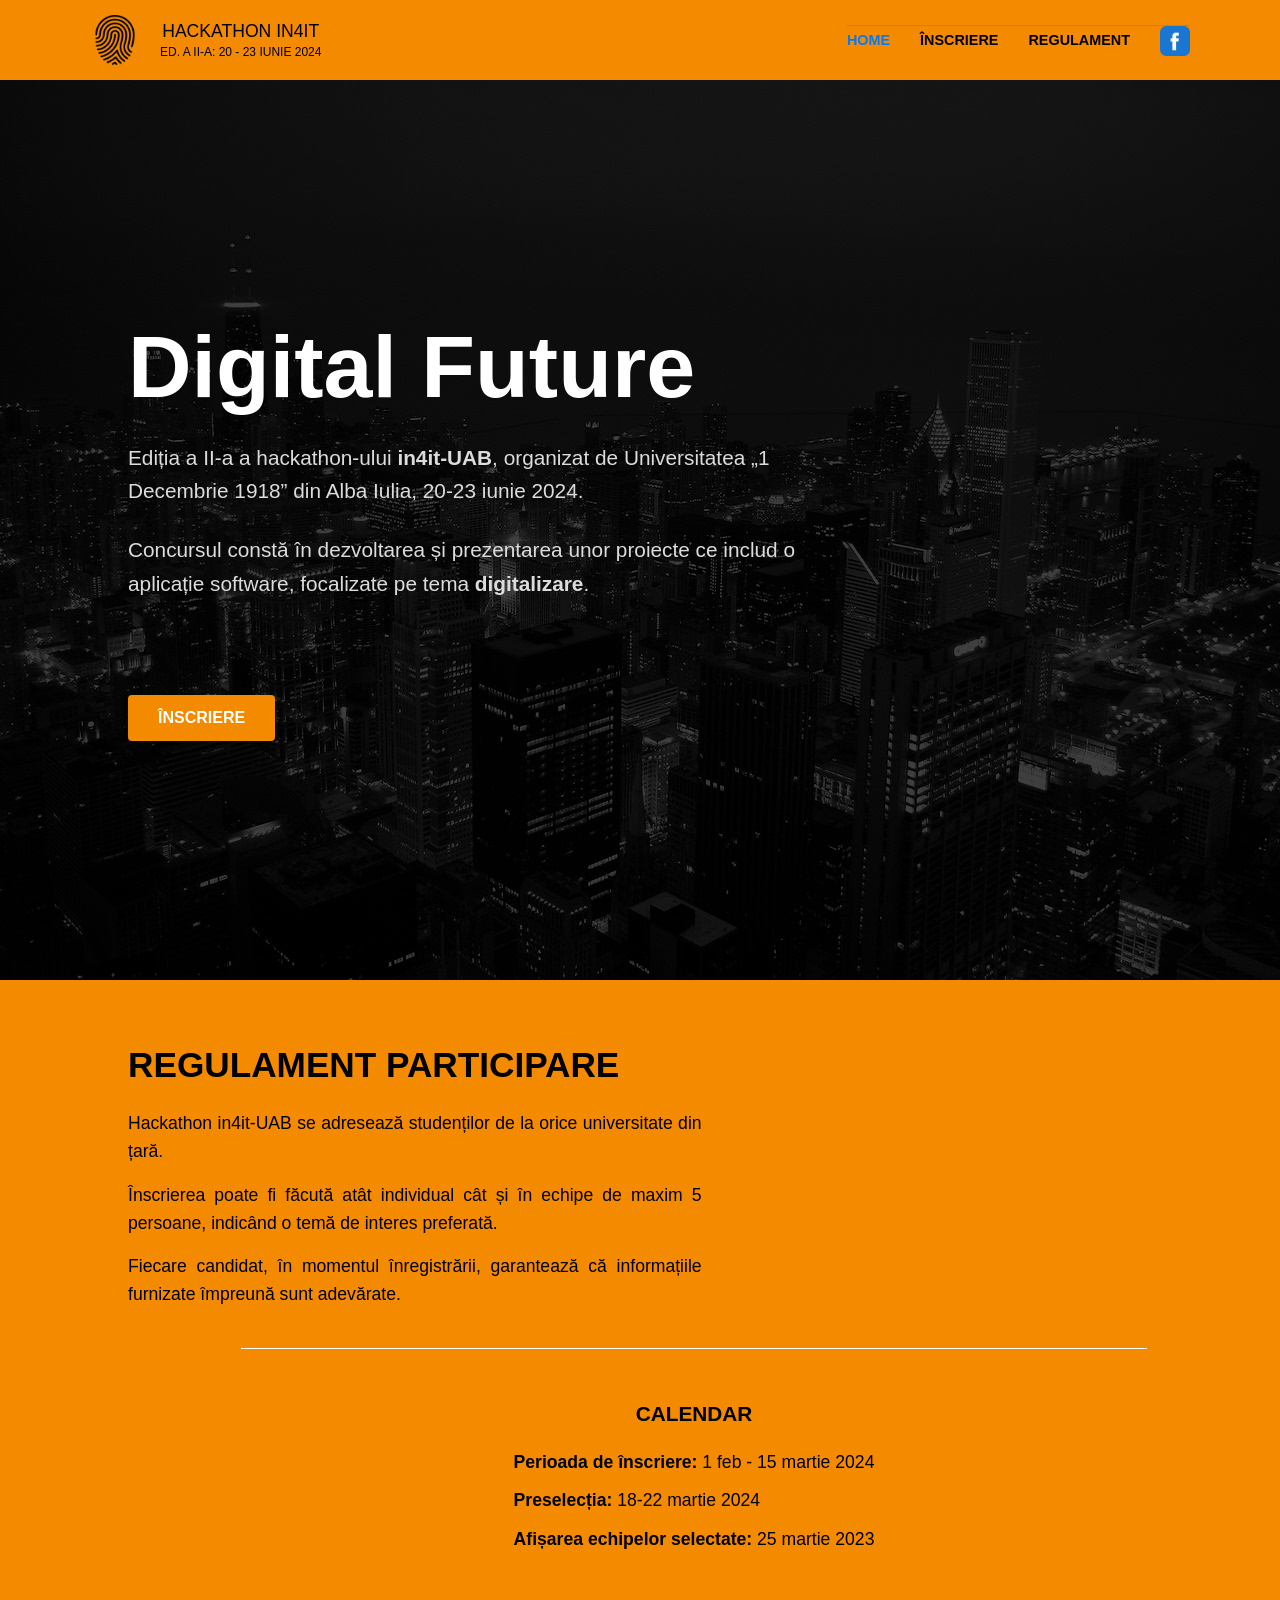
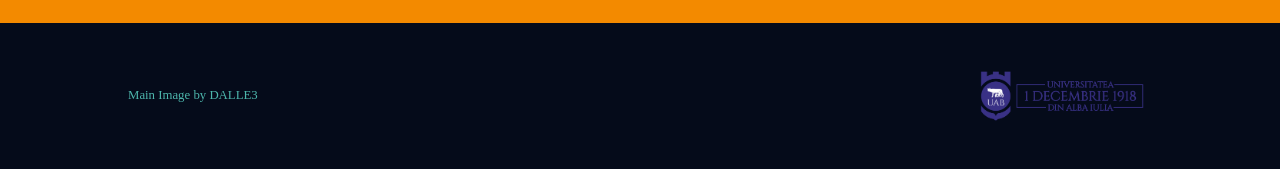
<file: Lab1/index.html>
<!DOCTYPE html>
<html lang="ro">
<head>
    <meta charset="UTF-8">
    <meta name="viewport" content="width=device-width, initial-scale=1.0">
    <title>Hackathon in4it-UAB</title>
    <link rel="stylesheet" href="style.css">
</head>
<body>
    <header>
        <div class="header-container">
            <div class="logo">
                <img src="fingerprint-scan.png" alt="logo" class="logo-img">
                <div class="logo-text">
                    HACKATHON in4it<br>
                    <span>Ed. a II-a: 20 - 23 iunie 2024</span>
                </div>
            </div>
            
            <div class="hamburger" id="hamburger">
                <img src="hamburger.png" alt="menu">
            </div>

            <nav id="nav-menu">
                <a href="#home">HOME</a>
                <a href="#inscriere">ÎNSCRIERE</a>
                <a href="#regulament">REGULAMENT</a>
                <a href="https://facebook.com" target="_blank" class="fb-link">
                    <img src="facebook.png" alt="Facebook" class="fb-img" width="30">
                </a>
            </nav>
        </div>
    </header>

    <section class="hero" id="home">
        <div class="hero-content">
            <h1>Digital Future</h1>
            <p>Ediția a II-a a hackathon-ului <strong>in4it-UAB</strong>, organizat de Universitatea „1 Decembrie 1918” din Alba Iulia, 20-23 iunie 2024.</p>
            <p>Concursul constă în dezvoltarea și prezentarea unor proiecte ce includ o aplicație software, focalizate pe tema <strong>digitalizare</strong>.</p>
            <a href="#inscriere" class="btn">ÎNSCRIERE</a>
        </div>
    </section>

    <section class="orange-section" id="regulament">
        <div class="container">
            <div class="regulament-text">
                <h2>REGULAMENT PARTICIPARE</h2>
                <p>Hackathon in4it-UAB se adresează studenților de la orice universitate din țară.</p>
                <p>Înscrierea poate fi făcută atât individual cât și în echipe de maxim 5 persoane, indicând o temă de interes preferată.</p>
                <p>Fiecare candidat, în momentul înregistrării, garantează că informațiile furnizate împreună sunt adevărate.</p>
            </div>

            <hr class="section-divider">

            <div class="calendar-content">
                <h2>CALENDAR</h2>
                <div class="calendar-list">
                    <p><strong>Perioada de înscriere:</strong> 1 feb - 15 martie 2024</p>
                    <p><strong>Preselecția:</strong> 18-22 martie 2024</p>
                    <p><strong>Afișarea echipelor selectate:</strong> 25 martie 2023</p>
                </div>
            </div>
        </div>
    </section>

    <footer>
        <div class="footer-container">
            <p>Main Image by DALLE3</p>
            <img src="SiglaUAB1.png" alt="UAB" class="footer-logo">
        </div>
    </footer>

    <script>
        const hamburger = document.getElementById('hamburger');
        const navMenu = document.getElementById('nav-menu');
        hamburger.addEventListener('click', () => {
            navMenu.classList.toggle('active');
        });
    </script>
</body>
</html>
</file>
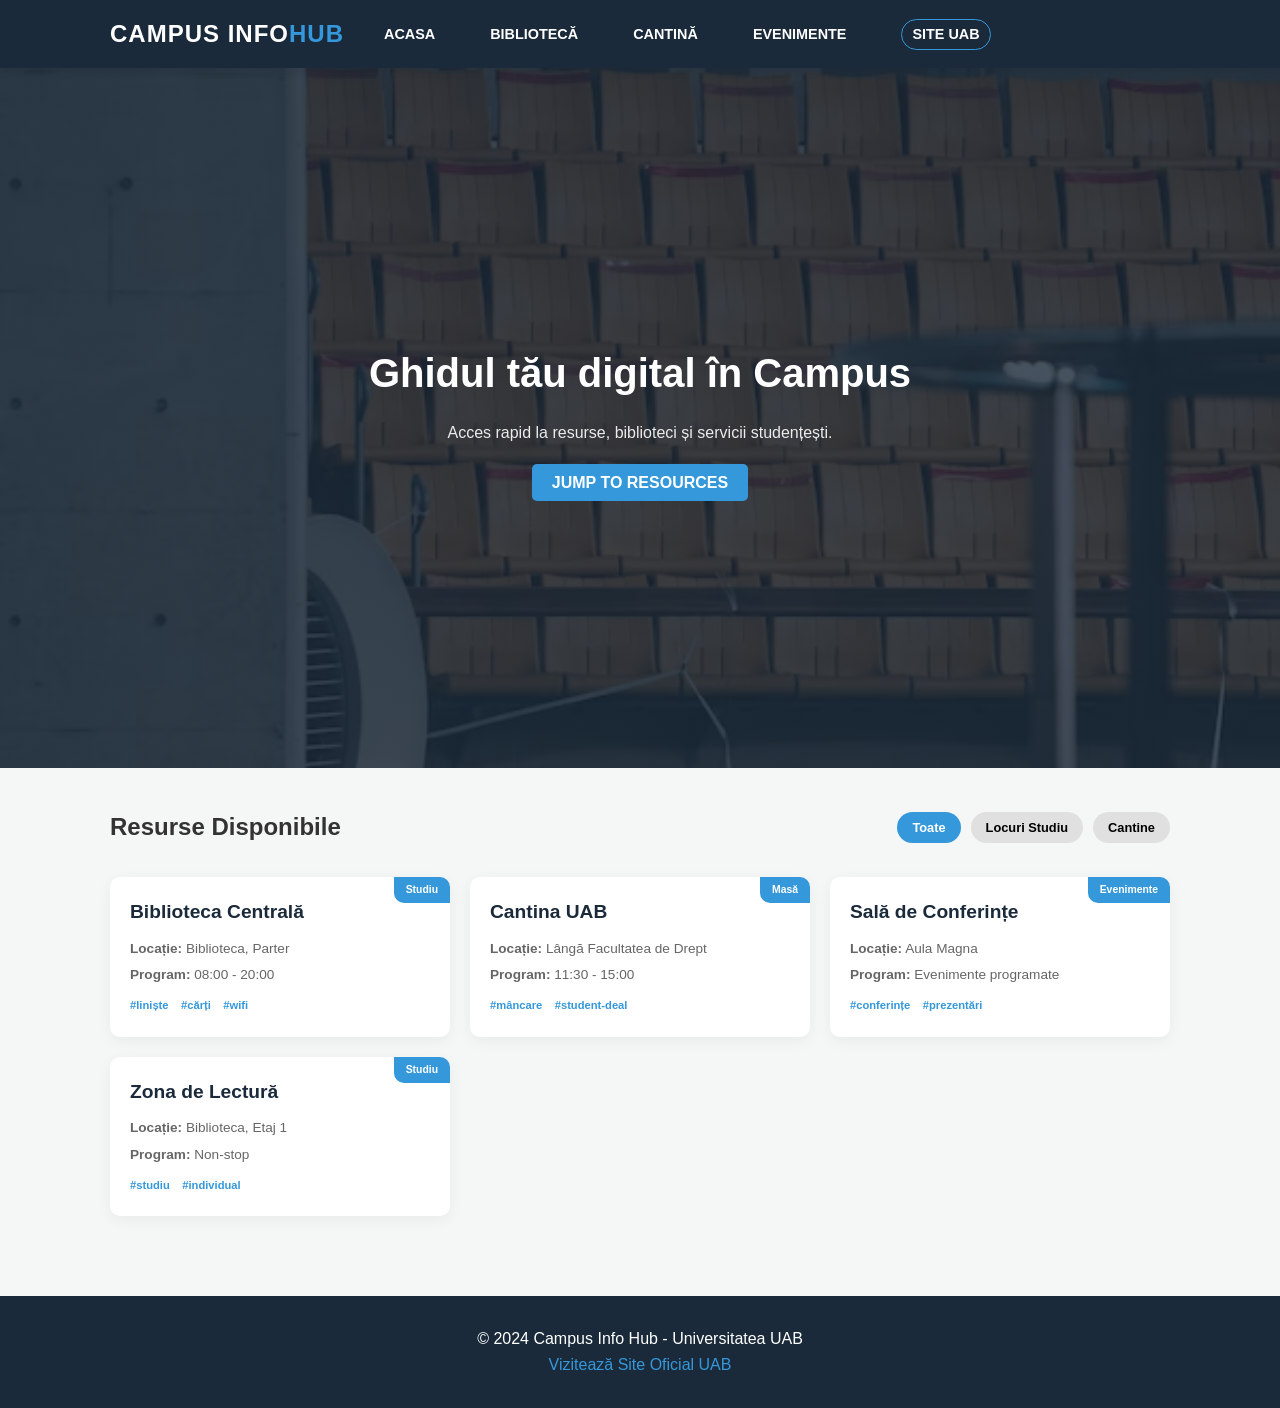
<file: Lab2/index.html>
<!DOCTYPE html>
<html lang="ro">
<head>
    <meta charset="UTF-8">
    <meta name="viewport" content="width=device-width, initial-scale=1.0">
    <link rel="stylesheet" href="style.css">
    <title>Campus Info Hub</title>
</head>
<body>
    <header>
        <div class="header-container">
            <div class="logo">
                <div class="logo-text">CAMPUS INFO<span>HUB</span></div>
            </div>

            <div class="hamburger" id="hamburger">
                <img src="imagini/hamburg.png" alt="menu">
            </div>
            
            <nav id="nav-menu">
                <a href="index.html">ACASA</a>
                <a href="pages/library.html">BIBLIOTECĂ</a>
                <a href="pages/cantina.html">CANTINĂ</a>
                <a href="pages/events.html">EVENIMENTE</a>
                <a href="https://www.uab.ro" target="_blank" class="ext-link">SITE UAB</a>
            </nav>
        </div>
    </header>

    <section class="hero">
        <div class="hero-content">
            <h1>Ghidul tău digital în Campus</h1>
            <p>Acces rapid la resurse, biblioteci și servicii studențești.</p>
            <a href="#exploreaza" class="btn">JUMP TO RESOURCES</a>
        </div>
    </section>


    <section class="resources-section" id="exploreaza">
        <div class="container">
            <div class="section-header">
                <h2>Resurse Disponibile</h2>
                <div class="filters">
                    <button class="filter-btn active" onclick="filterData('Toate', this)">Toate</button>
                    <button class="filter-btn" onclick="filterData('Studiu', this)">Locuri Studiu</button>
                    <button class="filter-btn" onclick="filterData('Masă', this)">Cantine</button>
                </div>
            </div>

            <div id="resource-grid" class="resource-grid">
                <p>Se încarcă datele campusului...</p>
            </div>
        </div>
    </section>

    <footer>
        <div class="footer-container">
            <p>&copy; 2024 Campus Info Hub - Universitatea UAB</p>
            <p><a href="https://www.uab.ro" target="_blank" style="color: #3498db; text-decoration: none;">Vizitează Site Oficial UAB</a></p>
        </div>
    </footer>

    <script src="main.js"></script>
</body>
</html>
</file>
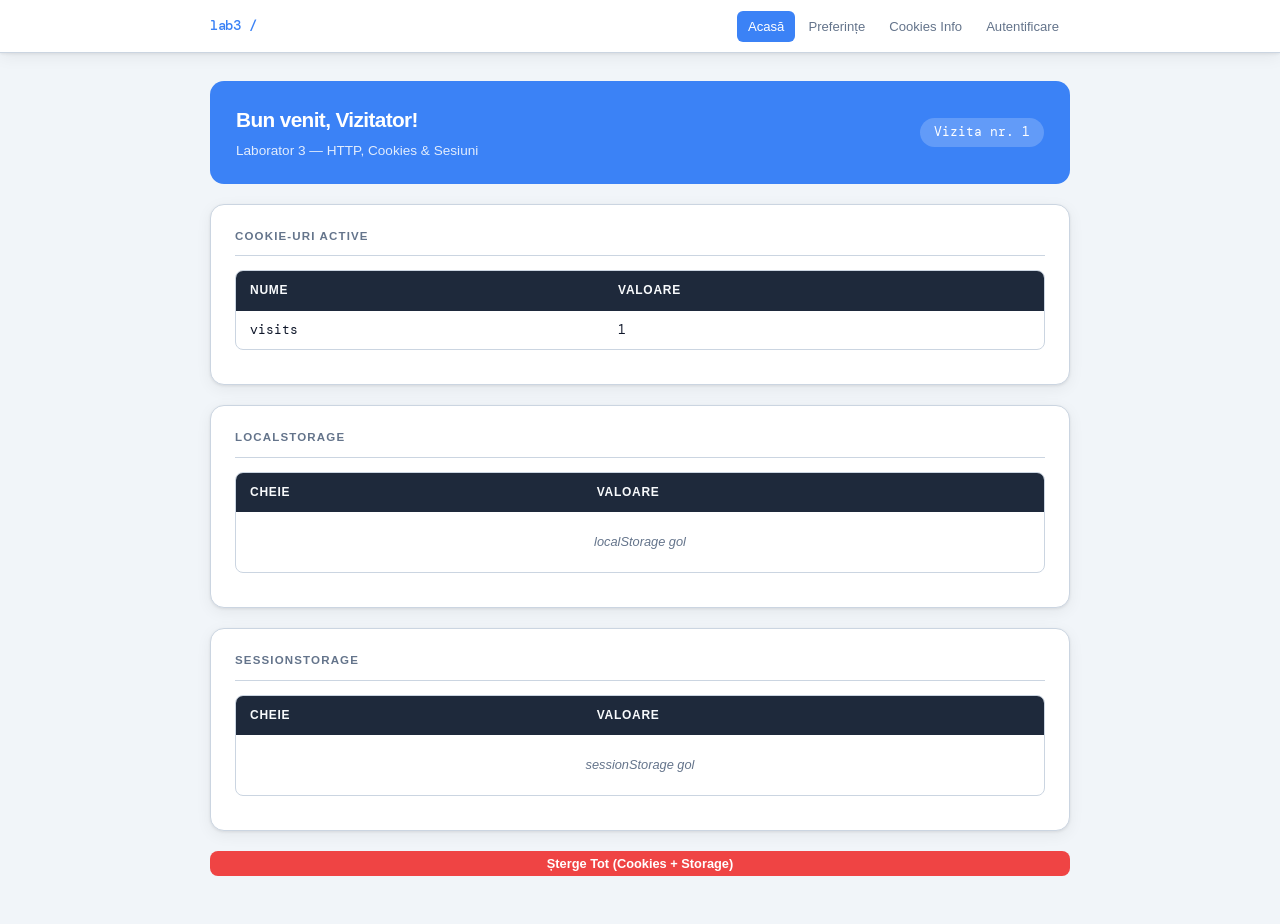
<file: Lab3/index.html>
<!DOCTYPE html>
<html lang="ro">
<head>
    <meta charset="UTF-8">
    <meta name="viewport" content="width=device-width, initial-scale=1.0">
    <title>Laborator 3 — Acasă</title>
    <link rel="stylesheet" href="style.css">
</head>
<body class="light">

    <nav>
        <div class="nav-inner">
            <a class="nav-brand" href="index.html">lab3 /</a>
            <div class="nav-links">
                <a href="index.html" class="activ">Acasă</a>
                <a href="preferences.html">Preferințe</a>
                <a href="cookies-info.html">Cookies Info</a>
                <a href="login.html">Autentificare</a>
            </div>
        </div>
    </nav>

    <div class="container">

        <!-- Banner bun venit -->
        <div class="banner">
            <div>
                <h1>Bun venit, <span id="numeBunVenit">Vizitator</span>!</h1>
                <p style="font-size:0.85rem; opacity:0.85; margin-top:3px;">
                    Laborator 3 — HTTP, Cookies &amp; Sesiuni
                </p>
            </div>
            <span class="badge">Vizita nr. <span id="nrVizite">1</span></span>
        </div>

        <div class="card">
            <h2>Cookie-uri active</h2>
            <div class="tabel-wrap">
                <table>
                    <thead>
                        <tr>
                            <th>Nume</th>
                            <th>Valoare</th>
                        </tr>
                    </thead>
                    <tbody id="tabelCookies">
                        <tr class="rand-gol"><td colspan="2">Nu există cookie-uri</td></tr>
                    </tbody>
                </table>
            </div>
        </div>

        <div class="card">
            <h2>localStorage</h2>
            <div class="tabel-wrap">
                <table>
                    <thead>
                        <tr>
                            <th>Cheie</th>
                            <th>Valoare</th>
                        </tr>
                    </thead>
                    <tbody id="tabelLocal">
                        <tr class="rand-gol"><td colspan="2">localStorage gol</td></tr>
                    </tbody>
                </table>
            </div>
        </div>

        <div class="card">
            <h2>sessionStorage</h2>
            <div class="tabel-wrap">
                <table>
                    <thead>
                        <tr>
                            <th>Cheie</th>
                            <th>Valoare</th>
                        </tr>
                    </thead>
                    <tbody id="tabelSession">
                        <tr class="rand-gol"><td colspan="2">sessionStorage gol</td></tr>
                    </tbody>
                </table>
            </div>
        </div>

        <button class="btn btn-danger btn-full" onclick="stergeTot()">
            Șterge Tot (Cookies + Storage)
        </button>

    </div>

    <!-- ── Scripturi ─────────────────────────────────────── -->
    <script src="js/cookies.js"></script>
    <script src="js/storage.js"></script>
    <script>
        // Aplică tema salvată
        const tema = CookieManager.get('theme') || 'light';
        document.body.className = tema;

        const marime = StorageManager.getLocal('marimeFront');
            
        // 3. Dacă există, o aplicăm pe documentElement (HTML tag)
        if (marime) {
            document.documentElement.style.setProperty('font-size', marime + 'px', 'important');
        }


        // Afișează numele utilizatorului
        const username = CookieManager.get('username') || 'Vizitator';
        document.getElementById('numeBunVenit').textContent = username;

        // Numără și salvează vizitele
        let vizite = parseInt(CookieManager.get('visits') || '0') + 1;
        CookieManager.set('visits', vizite);
        document.getElementById('nrVizite').textContent = vizite;

        // Randează tabelul cookies
        function randeazaCookies() {
            const tbody = document.getElementById('tabelCookies');
            const toate = CookieManager.getAll();
            const chei = Object.keys(toate);
            if (chei.length === 0) {
                tbody.innerHTML = '<tr class="rand-gol"><td colspan="2">Nu există cookie-uri</td></tr>';
                return;
            }
            tbody.innerHTML = chei.map(k =>
                `<tr><td>${k}</td><td>${toate[k]}</td></tr>`
            ).join('');
        }

        // Randează tabelul localStorage
        function randeazaLocal() {
            const tbody = document.getElementById('tabelLocal');
            const toate = StorageManager.getAllLocal();
            const chei = Object.keys(toate);
            if (chei.length === 0) {
                tbody.innerHTML = '<tr class="rand-gol"><td colspan="2">localStorage gol</td></tr>';
                return;
            }
            tbody.innerHTML = chei.map(k =>
                `<tr><td>${k}</td><td>${JSON.stringify(toate[k])}</td></tr>`
            ).join('');
        }

        // Randează tabelul sessionStorage
        function randeazaSession() {
            const tbody = document.getElementById('tabelSession');
            const toate = StorageManager.getAllSession();
            const chei = Object.keys(toate);
            if (chei.length === 0) {
                tbody.innerHTML = '<tr class="rand-gol"><td colspan="2">sessionStorage gol</td></tr>';
                return;
            }
            tbody.innerHTML = chei.map(k =>
                `<tr><td>${k}</td><td>${JSON.stringify(toate[k])}</td></tr>`
            ).join('');
        }

        // Șterge tot
        function stergeTot() {
            if (confirm('Ești sigur că vrei să ștergi toate cookies și storage-urile?')) {
                CookieManager.deleteAll();
                StorageManager.clearLocal();
                StorageManager.clearSession();
                location.reload();
            }
        }

        // Inițializare
        randeazaCookies();
        randeazaLocal();
        randeazaSession();
    </script>

</body>
</html>
</file>
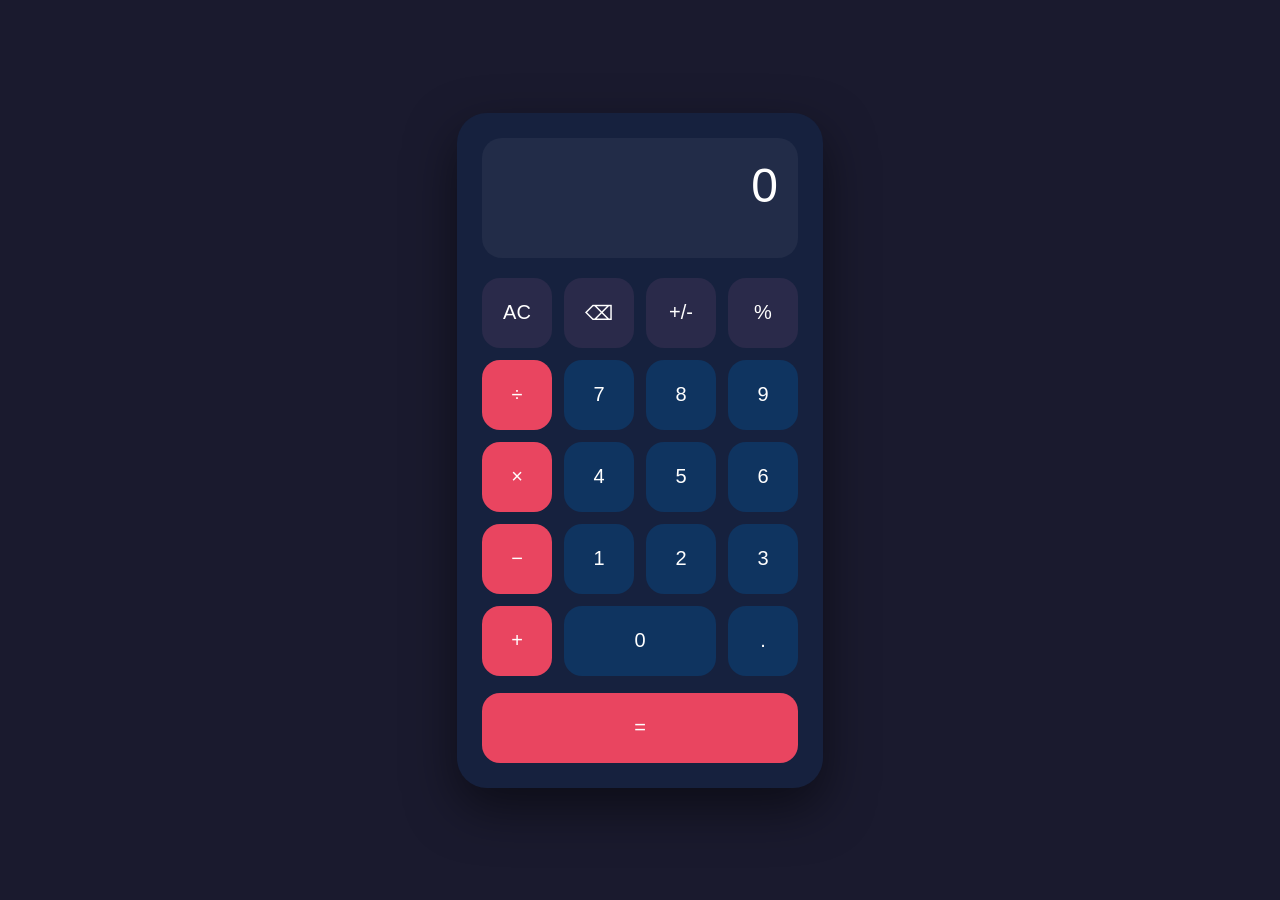
<file: Lab4/index.html>
<!DOCTYPE html>
<html lang="ro">
<head>
  <meta charset="UTF-8" />
  <meta name="viewport" content="width=device-width, initial-scale=1.0" />
  <title>Calculator MVC</title>
  <link rel="stylesheet" href="style.css" />
</head>
<body>

  <div class="calculator">
    <div class="display">
      <div class="display__expression" id="expression"></div>
      <div class="display__value" id="display-value">0</div>
    </div>

    <div class="buttons">
      <button class="btn btn--secondary" data-action="clear">AC</button>
      <button class="btn btn--secondary" data-action="delete">⌫</button>
      <button class="btn btn--secondary" data-action="sign">+/-</button>
      <button class="btn btn--secondary" data-action="percent">%</button>

      <button class="btn btn--operator" data-action="operator" data-value="/">÷</button>
      <button class="btn" data-action="digit" data-value="7">7</button>
      <button class="btn" data-action="digit" data-value="8">8</button>
      <button class="btn" data-action="digit" data-value="9">9</button>

      <button class="btn btn--operator" data-action="operator" data-value="*">×</button>
      <button class="btn" data-action="digit" data-value="4">4</button>
      <button class="btn" data-action="digit" data-value="5">5</button>
      <button class="btn" data-action="digit" data-value="6">6</button>

      <button class="btn btn--operator" data-action="operator" data-value="-">−</button>
      <button class="btn" data-action="digit" data-value="1">1</button>
      <button class="btn" data-action="digit" data-value="2">2</button>
      <button class="btn" data-action="digit" data-value="3">3</button>

      <button class="btn btn--operator" data-action="operator" data-value="+">+</button>
      <button class="btn btn--wide" data-action="digit" data-value="0">0</button>
      <button class="btn" data-action="decimal">.</button>

      <button class="btn btn--operator btn--equals" data-action="equals">=</button>
    </div>
  </div>

  <script src="model.js"></script>
  <script src="view.js"></script>
  <script src="controller.js"></script>
</body>
</html>
</file>
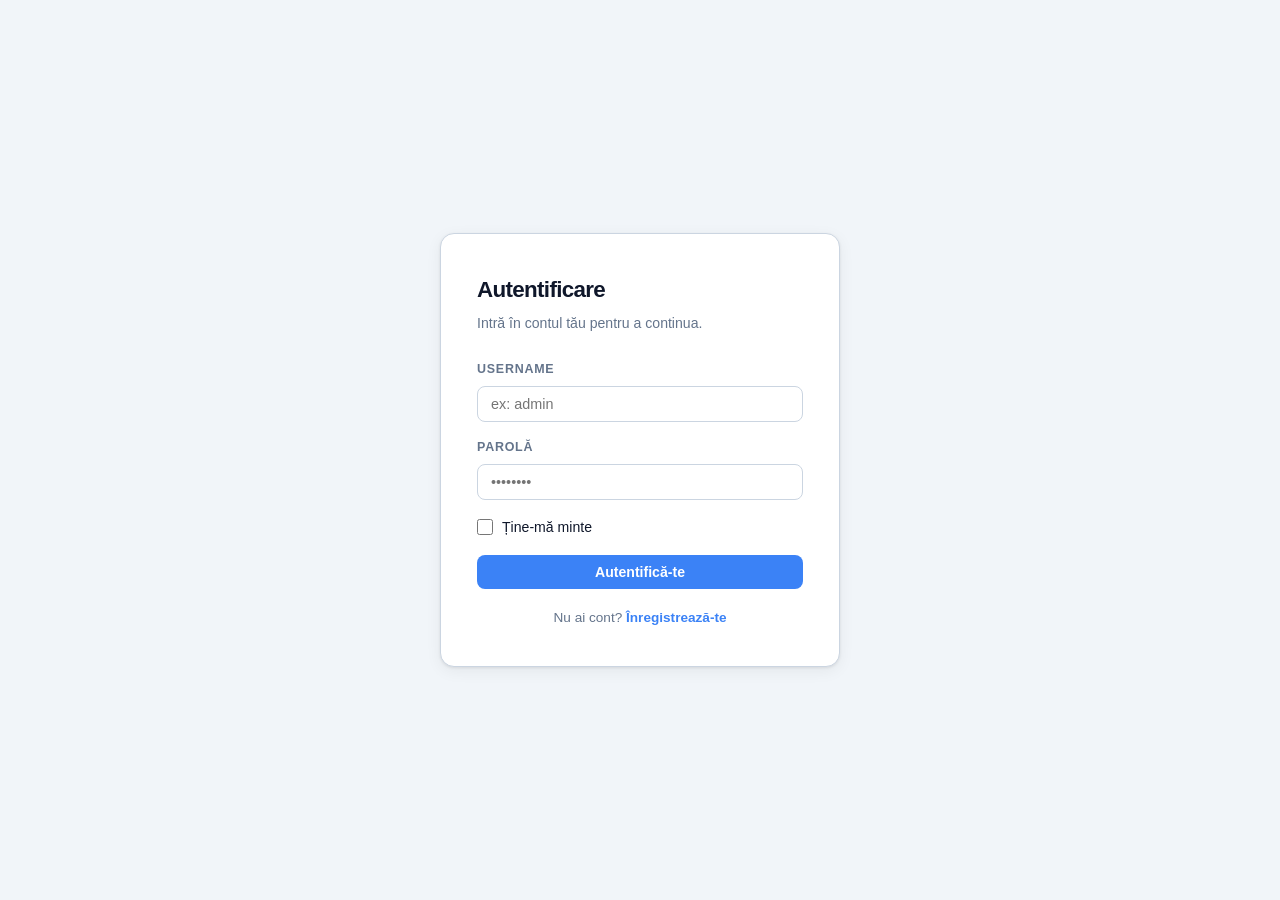
<file: Lab3/cart.html>
<!DOCTYPE html>
<html lang="ro">
<head>
    <meta charset="UTF-8">
    <meta name="viewport" content="width=device-width, initial-scale=1.0">
    <title>Cos de cumparaturi</title>
    <link rel="stylesheet" href="style.css">
</head>
<body class="light">

    <nav>
        <div class="nav-inner">
            <a class="nav-brand" href="index.html">lab3 /</a>
            <div class="nav-links">
                <a href="index.html">Acasa</a>
                <a href="dashboard.html">Dashboard</a>
                <a href="cart.html" class="activ">Cos</a>
                <a href="#" onclick="faLogout()">Deconectare</a>
            </div>
        </div>
    </nav>

    <div class="container">

        <h1>Cos de cumparaturi</h1>
        <p class="subtitle">
            Cosul se salveaza in <code>sessionStorage</code> —
            se reseteaza la inchiderea tab-ului.
        </p>

        <div class="card">
            <h2>Produse disponibile</h2>

            <div class="grid-produse" id="gridProduse"></div>

            <!-- Rand adaugare in cos -->
            <div class="rand-adaugare">
                <div class="form-group">
                    <label for="selectProdus">Produs</label>
                    <select id="selectProdus"></select>
                </div>
                <div class="form-group-mic">
                    <label for="inputCantitate">Cantitate</label>
                    <input type="number" id="inputCantitate" value="1" min="1" max="10"
                           style="width:90px; padding:9px 10px;">
                </div>
                <button class="btn btn-primary" onclick="adaugaInCos()">
                    Adauga in cos
                </button>
            </div>
        </div>


        <div class="card">
            <h2>Cosul meu</h2>

            <div class="tabel-wrap">
                <table>
                    <thead>
                        <tr>
                            <th>Produs</th>
                            <th>Cantitate</th>
                            <th>Preț</th>
                            <th>Subtotal</th>
                            <th>Acțiune</th>
                        </tr>
                    </thead>
                    <tbody id="randCos">
                        <tr class="rand-gol"><td colspan="5">Cosul este gol</td></tr>
                    </tbody>
                </table>
            </div>

            <div class="total-cos" id="totalCos">TOTAL: 0 RON</div>

            <div style="text-align:right; margin-top:10px;">
                <button class="btn btn-danger" onclick="golesteeCosul()">
                    Goleste cosul
                </button>
            </div>
        </div>

    </div>

    <!-- ── Scripturi ─────────────────────────────────────── -->
    <script src="js/cookies.js"></script>
    <script src="js/storage.js"></script>
    <script>
        // Aplica tema
        const tema = CookieManager.get('theme') || 'light';
        document.body.className = tema;

        const marime = StorageManager.getLocal('marimeFront');
            
        // 3. Dacă există, o aplicăm pe documentElement (HTML tag)
        if (marime) {
            document.documentElement.style.setProperty('font-size', marime + 'px', 'important');
        }

        // Verifica autentificarea
        const sesiune = StorageManager.getSession('sesiune');
        if (!sesiune) {
            window.location.href = 'login.html';
        }

        // Lista de produse (hard-coded conform cerintei)
        const produse = {
            laptop:  { name: 'Laptop',  price: 2500 },
            telefon: { name: 'Telefon', price: 1200 },
            tableta: { name: 'Tabletă', price: 800  },
            casti:   { name: 'Căști',   price: 150  }
        };

        // Construieste gridul vizual si selectul
        var gridProduse = document.getElementById('gridProduse');
        var selectProdus = document.getElementById('selectProdus');

        Object.keys(produse).forEach(function(cheie) {
            var p = produse[cheie];

            // Card produs
            var card = document.createElement('div');
            card.className = 'card-produs';
            card.id = 'card-' + cheie;
            card.onclick = function() { selecteazaProdus(cheie); };
            card.innerHTML =
                '<div class="prod-nume">' + p.name + '</div>' +
                '<div class="prod-pret">' + p.price + ' RON</div>';
            gridProduse.appendChild(card);

            // Optiune select
            var opt = document.createElement('option');
            opt.value = cheie;
            opt.textContent = p.name + ' — ' + p.price + ' RON';
            selectProdus.appendChild(opt);
        });

        // Sincronizeaza selectul cu cardul
        selectProdus.addEventListener('change', function() {
            document.querySelectorAll('.card-produs').forEach(function(c) {
                c.classList.remove('selectat');
            });
            var card = document.getElementById('card-' + selectProdus.value);
            if (card) card.classList.add('selectat');
        });

        function selecteazaProdus(cheie) {
            selectProdus.value = cheie;
            document.querySelectorAll('.card-produs').forEach(function(c) {
                c.classList.remove('selectat');
            });
            document.getElementById('card-' + cheie).classList.add('selectat');
        }

        // Gestionare cos
        function getCos() {
            return StorageManager.getSession('cart') || {};
        }

        function salvezaCos(cos) {
            StorageManager.setSession('cart', cos);
        }

        function adaugaInCos() {
            var cheie    = selectProdus.value;
            var cantitate = parseInt(document.getElementById('inputCantitate').value) || 1;
            if (!cheie) return;

            var cos = getCos();
            cos[cheie] = (cos[cheie] || 0) + cantitate;
            salvezaCos(cos);
            randeazaCos();
        }

        function stergedinCos(cheie) {
            var cos = getCos();
            delete cos[cheie];
            salvezaCos(cos);
            randeazaCos();
        }

        function golesteeCosul() {
            StorageManager.removeSession('cart');
            randeazaCos();
        }

        function randeazaCos() {
            var cos  = getCos();
            var tbody = document.getElementById('randCos');
            var chei = Object.keys(cos);

            if (chei.length === 0) {
                tbody.innerHTML =
                    '<tr class="rand-gol"><td colspan="5">Cosul este gol</td></tr>';
                document.getElementById('totalCos').textContent = 'TOTAL: 0 RON';
                return;
            }

            var total = 0;
            tbody.innerHTML = chei.map(function(k) {
                var p   = produse[k];
                var qty = cos[k];
                var sub = p.price * qty;
                total  += sub;
                return '<tr>' +
                    '<td>' + p.name + '</td>' +
                    '<td>' + qty + '</td>' +
                    '<td>' + p.price + ' RON</td>' +
                    '<td>' + sub + ' RON</td>' +
                    '<td><button class="btn btn-danger" ' +
                        'onclick="stergedinCos(\'' + k + '\')">Sterge</button></td>' +
                    '</tr>';
            }).join('');

            document.getElementById('totalCos').textContent = 'TOTAL: ' + total + ' RON';
        }

        // Deconectare
        function faLogout() {
            StorageManager.clearSession();
            window.location.href = 'login.html';
        }

        // Initializare
        randeazaCos();
    </script>

</body>
</html>
</file>
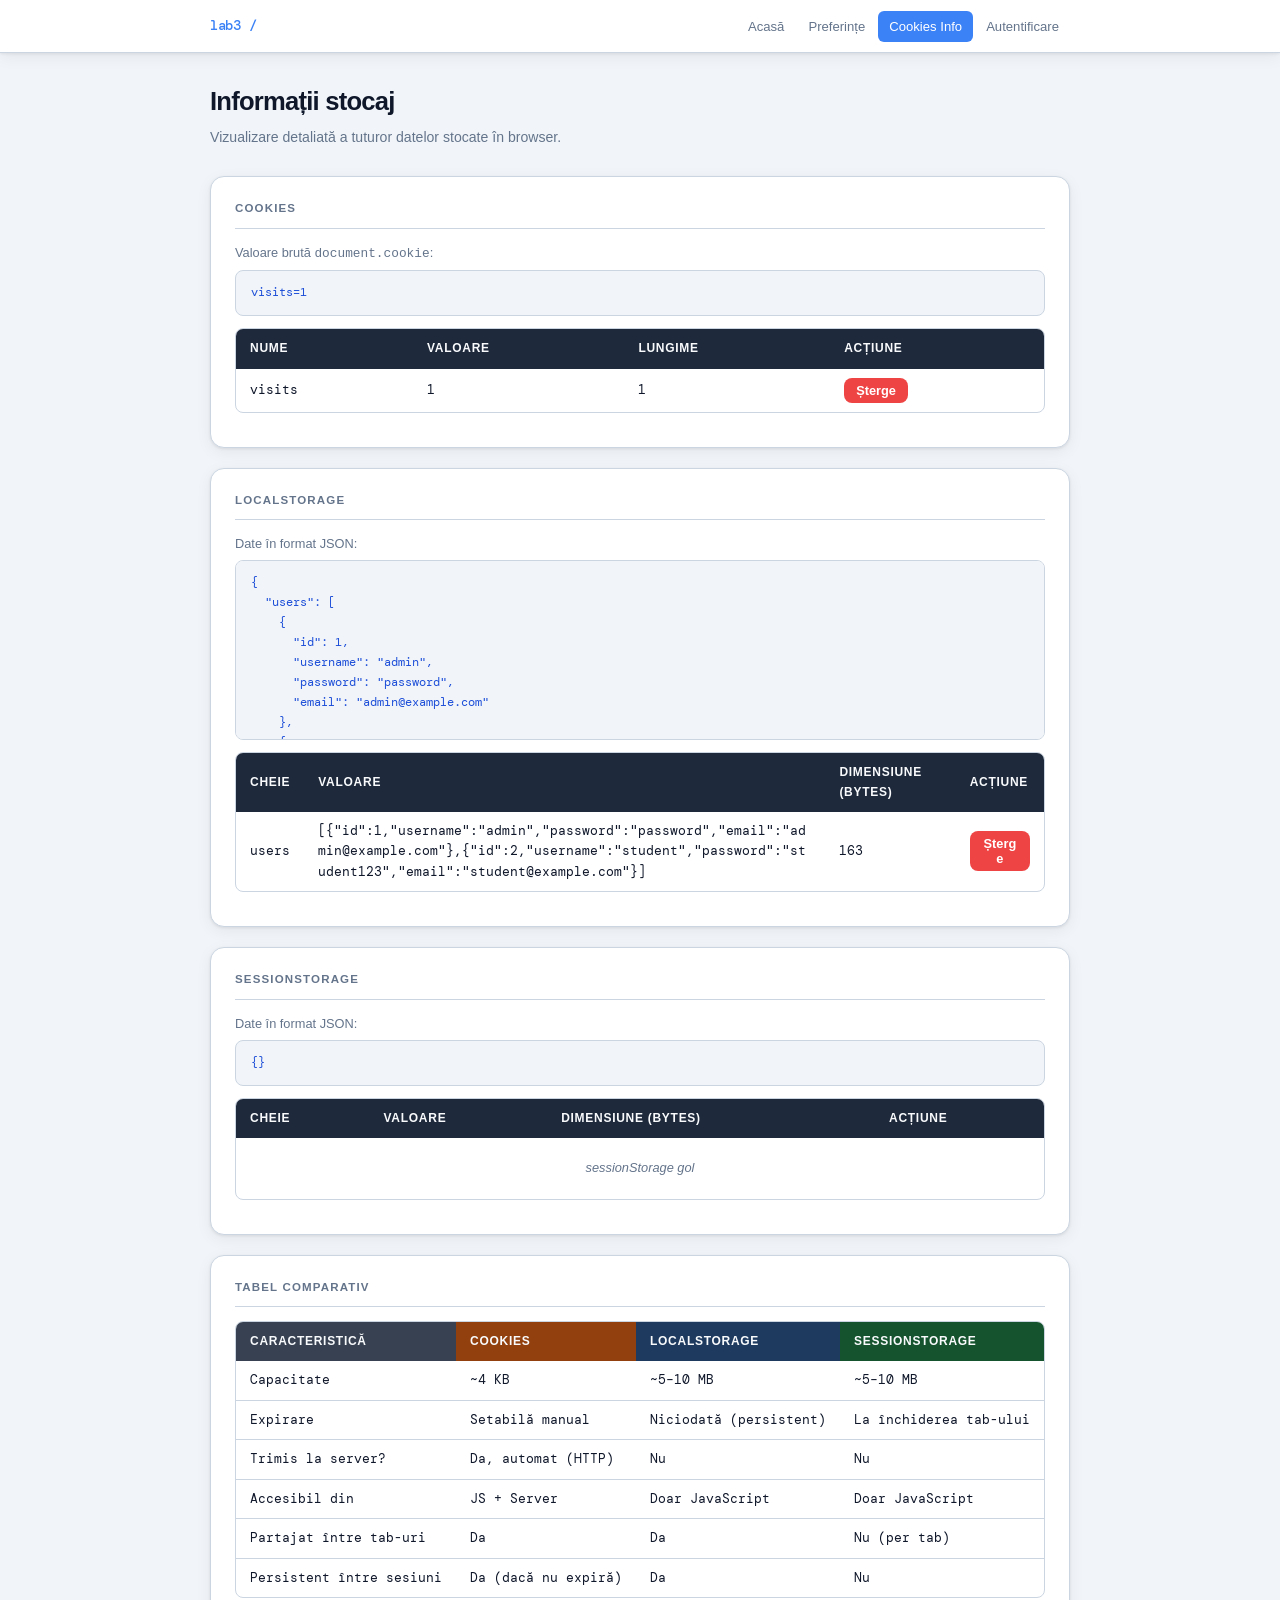
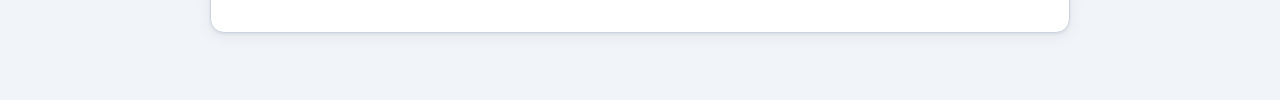
<file: Lab3/cookies-info.html>
<!DOCTYPE html>
<html lang="ro">
<head>
    <meta charset="UTF-8">
    <meta name="viewport" content="width=device-width, initial-scale=1.0">
    <title>Cookies Info</title>
    <link rel="stylesheet" href="style.css">
</head>
<body class="light">

    <nav>
        <div class="nav-inner">
            <a class="nav-brand" href="index.html">lab3 /</a>
            <div class="nav-links">
                <a href="index.html">Acasă</a>
                <a href="preferences.html">Preferințe</a>
                <a href="cookies-info.html" class="activ">Cookies Info</a>
                <a href="login.html">Autentificare</a>
            </div>
        </div>
    </nav>

    <div class="container">

        <h1>Informații stocaj</h1>
        <p class="subtitle">
            Vizualizare detaliată a tuturor datelor stocate în browser.
        </p>

        <div class="card">
            <h2>Cookies</h2>

            <p style="font-size:0.8rem; color:var(--text2); margin-bottom:6px;">
                Valoare brută <code>document.cookie</code>:
            </p>
            <div class="cod-brut" id="cookieBrut">—</div>

            <div class="tabel-wrap">
                <table>
                    <thead>
                        <tr>
                            <th>Nume</th>
                            <th>Valoare</th>
                            <th>Lungime</th>
                            <th>Acțiune</th>
                        </tr>
                    </thead>
                    <tbody id="randCookies">
                        <tr class="rand-gol"><td colspan="4">Nu există cookie-uri</td></tr>
                    </tbody>
                </table>
            </div>
        </div>

        <div class="card">
            <h2>localStorage</h2>

            <p style="font-size:0.8rem; color:var(--text2); margin-bottom:6px;">
                Date în format JSON:
            </p>
            <div class="cod-brut" id="localBrut">—</div>

            <div class="tabel-wrap">
                <table>
                    <thead>
                        <tr>
                            <th>Cheie</th>
                            <th>Valoare</th>
                            <th>Dimensiune (bytes)</th>
                            <th>Acțiune</th>
                        </tr>
                    </thead>
                    <tbody id="randLocal">
                        <tr class="rand-gol"><td colspan="4">localStorage gol</td></tr>
                    </tbody>
                </table>
            </div>
        </div>

        <div class="card">
            <h2>sessionStorage</h2>

            <p style="font-size:0.8rem; color:var(--text2); margin-bottom:6px;">
                Date în format JSON:
            </p>
            <div class="cod-brut" id="sessionBrut">—</div>

            <div class="tabel-wrap">
                <table>
                    <thead>
                        <tr>
                            <th>Cheie</th>
                            <th>Valoare</th>
                            <th>Dimensiune (bytes)</th>
                            <th>Acțiune</th>
                        </tr>
                    </thead>
                    <tbody id="randSession">
                        <tr class="rand-gol"><td colspan="4">sessionStorage gol</td></tr>
                    </tbody>
                </table>
            </div>
        </div>

        <!-- ── Tabel comparativ ────────────────────────── -->
        <div class="card">
            <h2>Tabel comparativ</h2>
            <div class="tabel-wrap">
                <table class="tabel-comparativ">
                    <thead>
                        <tr>
                            <th>Caracteristică</th>
                            <th>Cookies</th>
                            <th>localStorage</th>
                            <th>sessionStorage</th>
                        </tr>
                    </thead>
                    <tbody>
                        <tr>
                            <td>Capacitate</td>
                            <td>~4 KB</td>
                            <td>~5–10 MB</td>
                            <td>~5–10 MB</td>
                        </tr>
                        <tr>
                            <td>Expirare</td>
                            <td>Setabilă manual</td>
                            <td>Niciodată (persistent)</td>
                            <td>La închiderea tab-ului</td>
                        </tr>
                        <tr>
                            <td>Trimis la server?</td>
                            <td>Da, automat (HTTP)</td>
                            <td>Nu</td>
                            <td>Nu</td>
                        </tr>
                        <tr>
                            <td>Accesibil din</td>
                            <td>JS + Server</td>
                            <td>Doar JavaScript</td>
                            <td>Doar JavaScript</td>
                        </tr>
                        <tr>
                            <td>Partajat între tab-uri</td>
                            <td>Da</td>
                            <td>Da</td>
                            <td>Nu (per tab)</td>
                        </tr>
                        <tr>
                            <td>Persistent între sesiuni</td>
                            <td>Da (dacă nu expiră)</td>
                            <td>Da</td>
                            <td>Nu</td>
                        </tr>
                    </tbody>
                </table>
            </div>
        </div>

    </div>

    <!-- ── Scripturi ─────────────────────────────────────── -->
    <script src="js/cookies.js"></script>
    <script src="js/storage.js"></script>
    <script>
        // Aplică tema
        const tema = CookieManager.get('theme') || 'light';
        document.body.className = tema;

        const marime = StorageManager.getLocal('marimeFront');
            
        // 3. Dacă există, o aplicăm pe documentElement (HTML tag)
        if (marime) {
            document.documentElement.style.setProperty('font-size', marime + 'px', 'important');
        }

        // Calculează dimensiunea în bytes
        function bytes(sir) {
            return new Blob([sir]).size;
        }

        // Randează toate secțiunile
        function randeazaTot() {

            // --- Cookies ---
            const toateCookies = CookieManager.getAll();
            document.getElementById('cookieBrut').textContent =
                document.cookie || '(gol)';

            const randCookies = document.getElementById('randCookies');
            const ck = Object.entries(toateCookies);
            if (ck.length === 0) {
                randCookies.innerHTML =
                    '<tr class="rand-gol"><td colspan="4">Nu există cookie-uri</td></tr>';
            } else {
                randCookies.innerHTML = ck.map(([k, v]) =>
                    `<tr>
                        <td>${k}</td>
                        <td>${v}</td>
                        <td>${bytes(v)}</td>
                        <td>
                            <button class="btn btn-danger"
                                onclick="stergeCookie('${k}')">Șterge</button>
                        </td>
                    </tr>`
                ).join('');
            }

            // --- localStorage ---
            const toateLocal = StorageManager.getAllLocal();
            document.getElementById('localBrut').textContent =
                JSON.stringify(toateLocal, null, 2) || '(gol)';

            const randLocal = document.getElementById('randLocal');
            const lk = Object.entries(toateLocal);
            if (lk.length === 0) {
                randLocal.innerHTML =
                    '<tr class="rand-gol"><td colspan="4">localStorage gol</td></tr>';
            } else {
                randLocal.innerHTML = lk.map(([k, v]) => {
                    const sir = JSON.stringify(v);
                    return `<tr>
                        <td>${k}</td>
                        <td>${sir}</td>
                        <td>${bytes(sir)}</td>
                        <td>
                            <button class="btn btn-danger"
                                onclick="stergeLocal('${k}')">Șterge</button>
                        </td>
                    </tr>`;
                }).join('');
            }

            // --- sessionStorage ---
            const toateSession = StorageManager.getAllSession();
            document.getElementById('sessionBrut').textContent =
                JSON.stringify(toateSession, null, 2) || '(gol)';

            const randSession = document.getElementById('randSession');
            const sk = Object.entries(toateSession);
            if (sk.length === 0) {
                randSession.innerHTML =
                    '<tr class="rand-gol"><td colspan="4">sessionStorage gol</td></tr>';
            } else {
                randSession.innerHTML = sk.map(([k, v]) => {
                    const sir = JSON.stringify(v);
                    return `<tr>
                        <td>${k}</td>
                        <td>${sir}</td>
                        <td>${bytes(sir)}</td>
                        <td>
                            <button class="btn btn-danger"
                                onclick="stergeSession('${k}')">Șterge</button>
                        </td>
                    </tr>`;
                }).join('');
            }
        }

        // Funcții de ștergere individuală
        function stergeCookie(name)  { CookieManager.delete(name);       randeazaTot(); }
        function stergeLocal(key)    { StorageManager.removeLocal(key);   randeazaTot(); }
        function stergeSession(key)  { StorageManager.removeSession(key); randeazaTot(); }

        // Inițializare
        randeazaTot();
    </script>

</body>
</html>
</file>
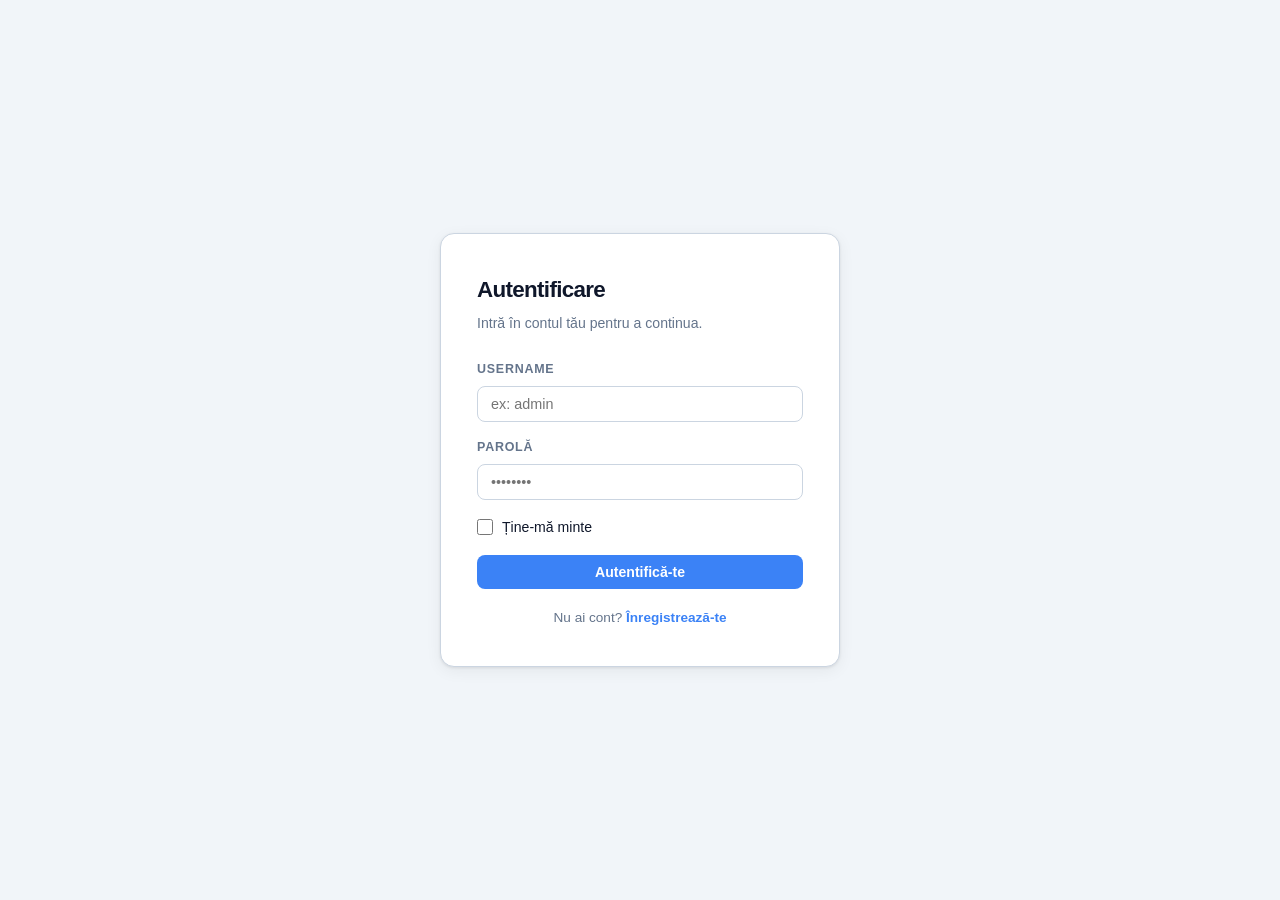
<file: Lab3/dashboard.html>
<!DOCTYPE html>
<html lang="ro">
<head>
    <meta charset="UTF-8">
    <meta name="viewport" content="width=device-width, initial-scale=1.0">
    <title>Dashboard</title>
    <link rel="stylesheet" href="style.css">
</head>
<body class="light">

    <nav>
        <div class="nav-inner">
            <a class="nav-brand" href="index.html">lab3 /</a>
            <div class="nav-links">
                <a href="index.html">Acasa</a>
                <a href="cart.html">Cos cumparaturi</a>
                <a href="#" onclick="faLogout()">Deconectare</a>
            </div>
        </div>
    </nav>

    <div class="container">

        <h1>Dashboard</h1>
        <p class="subtitle">Informatii despre sesiunea ta curenta.</p>

        <div class="stat-grid" id="statSesiune"></div>

        <div class="card">
            <h2>Durata sesiunii</h2>
            <div id="timerSesiune">00:00:00</div>
        </div>

        <div class="card">
            <h2>Date brute sessionStorage</h2>
            <div class="cod-brut" id="sessionBrut">—</div>
        </div>

        <!-- Experiment tab nou -->
        <div class="card">
            <h2>Experiment: sessionStorage per tab</h2>
            <div class="box-experiment">
                <p>
                    Deschide aceasta pagina intr-un tab nou. Vei observa ca
                    sessionStorage este <strong>diferit</strong> pentru fiecare tab —
                    noul tab va fi redirectionat la login deoarece nu are sesiune proprie.
                </p>
                <a href="dashboard.html" target="_blank" class="btn btn-secondary">
                    Deschide in tab nou
                </a>
            </div>
        </div>

    </div>

    <!-- ── Scripturi ─────────────────────────────────────── -->
    <script src="js/cookies.js"></script>
    <script src="js/storage.js"></script>
    <script>
        // Aplica tema
        const tema = CookieManager.get('theme') || 'light';
        document.body.className = tema;

        const marime = StorageManager.getLocal('marimeFront');
            
        // 3. Dacă există, o aplicăm pe documentElement (HTML tag)
        if (marime) {
            document.documentElement.style.setProperty('font-size', marime + 'px', 'important');
        }

        // Verifica autentificarea
        const sesiune = StorageManager.getSession('sesiune');
        if (!sesiune) {
            window.location.href = 'login.html';
        }

        // Randeaza informatiile sesiunii
        function randeazaSesiune() {
            const dataLogin = new Date(sesiune.loginTime);
            document.getElementById('statSesiune').innerHTML =
                '<div class="stat-box">' +
                    '<div class="val">' + sesiune.username + '</div>' +
                    '<div class="eticheta">Username</div>' +
                '</div>' +
                '<div class="stat-box">' +
                    '<div class="val">' + sesiune.email + '</div>' +
                    '<div class="eticheta">Email</div>' +
                '</div>' +
                '<div class="stat-box">' +
                    '<div class="val">' + dataLogin.toLocaleTimeString('ro-RO') + '</div>' +
                    '<div class="eticheta">Ora autentificarii</div>' +
                '</div>' +
                '<div class="stat-box">' +
                    '<div class="val" style="font-size:0.7rem">' + sesiune.sessionId + '</div>' +
                    '<div class="eticheta">Session ID</div>' +
                '</div>';

            document.getElementById('sessionBrut').textContent =
                JSON.stringify(StorageManager.getAllSession(), null, 2);
        }

        // Timer actualizat la fiecare secunda
        function actualizeazaTimer() {
            const elapsed = Math.floor((Date.now() - new Date(sesiune.loginTime)) / 1000);
            const h = String(Math.floor(elapsed / 3600)).padStart(2, '0');
            const m = String(Math.floor((elapsed % 3600) / 60)).padStart(2, '0');
            const s = String(elapsed % 60).padStart(2, '0');
            document.getElementById('timerSesiune').textContent = h + ':' + m + ':' + s;
        }

        // Deconectare
        function faLogout() {
            StorageManager.clearSession();
            window.location.href = 'login.html';
        }

        // Initializare
        randeazaSesiune();
        actualizeazaTimer();
        setInterval(actualizeazaTimer, 1000);
    </script>

</body>
</html>
</file>
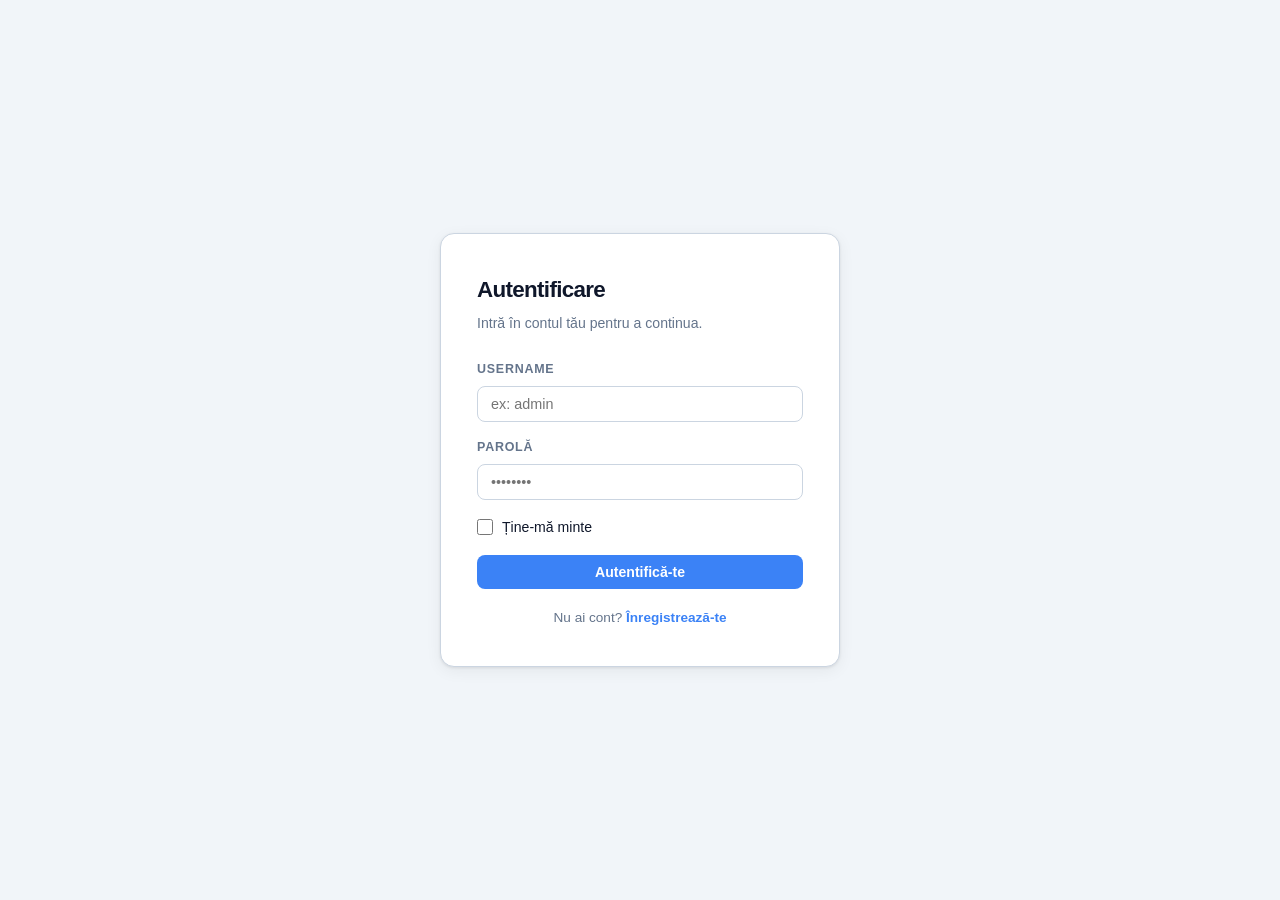
<file: Lab3/login.html>
<!DOCTYPE html>
<html lang="ro">
<head>
    <meta charset="UTF-8">
    <meta name="viewport" content="width=device-width, initial-scale=1.0">
    <title>Autentificare</title>
    <link rel="stylesheet" href="style.css">
</head>
<body class="light">

    <div class="pagina-auth">
        <div class="card-auth">

            <h1>Autentificare</h1>
            <p class="subtitle">Intră în contul tău pentru a continua.</p>

            <div id="alerta" class="alert"></div>

            <div class="form-group">
                <label for="inputUsername">Username</label>
                <input type="text" id="inputUsername" placeholder="ex: admin">
            </div>

            <div class="form-group">
                <label for="inputParola">Parolă</label>
                <input type="password" id="inputParola" placeholder="••••••••">
            </div>

            <div class="form-group">
                <div class="checkbox-row">
                    <input type="checkbox" id="tineMatine">
                    <label for="tineMatine">Ține-mă minte</label>
                </div>
            </div>

            <button class="btn btn-primary btn-full" onclick="faLogin()">
                Autentifică-te
            </button>

            <div class="link-auth">
                Nu ai cont? <a href="register.html">Înregistrează-te</a>
            </div>

        </div>
    </div>

    <!-- ── Scripturi ─────────────────────────────────────── -->
    <script src="js/cookies.js"></script>
    <script src="js/storage.js"></script>
    <script>
        // Utilizatori impliciți (creați dacă nu există în localStorage)
        const utilizatoriImpliciti = [
            { id: 1, username: 'admin',   password: 'password',   email: 'admin@example.com'   },
            { id: 2, username: 'student', password: 'student123', email: 'student@example.com' }
        ];

        // Aplică tema
        const tema = CookieManager.get('theme') || 'light';
        document.body.className = tema;

        const marime = StorageManager.getLocal('marimeFront');
            
        // 3. Dacă există, o aplicăm pe documentElement (HTML tag)
        if (marime) {
            document.documentElement.style.setProperty('font-size', marime + 'px', 'important');
        }

        // Inițializare utilizatori la prima deschidere
        if (!StorageManager.getLocal('users')) {
            StorageManager.setLocal('users', utilizatoriImpliciti);
        }

        // Pre-completează dacă „ține-mă minte" a fost bifat anterior
        const userSalvat = StorageManager.getLocal('userSalvat');
        if (userSalvat) {
            document.getElementById('inputUsername').value = userSalvat;
            document.getElementById('tineMatine').checked  = true;
        }

        // Afișează un mesaj de alertă
        function afiseazaAlerta(mesaj, tip) {
            const alerta = document.getElementById('alerta');
            alerta.textContent = mesaj;
            alerta.className   = `alert alert-${tip} vizibil`;
        }

        // Logică autentificare
        function faLogin() {
            const username  = document.getElementById('inputUsername').value.trim();
            const parola    = document.getElementById('inputParola').value;
            const tineMatine = document.getElementById('tineMatine').checked;

            // Validare câmpuri
            if (!username || !parola) {
                afiseazaAlerta('Completează username-ul și parola.', 'error');
                return;
            }

            // Caută utilizatorul în localStorage
            const utilizatori = StorageManager.getLocal('users') || [];
            const user = utilizatori.find(
                u => u.username === username && u.password === parola
            );

            if (!user) {
                afiseazaAlerta('Username sau parolă incorecte.', 'error');
                return;
            }

            // „Ține-mă minte"
            if (tineMatine) {
                StorageManager.setLocal('userSalvat', username);
            } else {
                StorageManager.removeLocal('userSalvat');
            }

            // Creează sesiunea în sessionStorage
            const sesiune = {
                userId:    user.id,
                username:  user.username,
                email:     user.email,
                loginTime: new Date().toISOString(),
                sessionId: Math.random().toString(36).substring(2) + Date.now().toString(36)
            };
            StorageManager.setSession('sesiune', sesiune);

            afiseazaAlerta('Autentificat cu succes! Redirecționare...', 'success');
            setTimeout(() => { window.location.href = 'dashboard.html'; }, 1000);
        }

        // Login cu tasta Enter
        document.addEventListener('keydown', function(e) {
            if (e.key === 'Enter') faLogin();
        });
    </script>

</body>
</html>
</file>
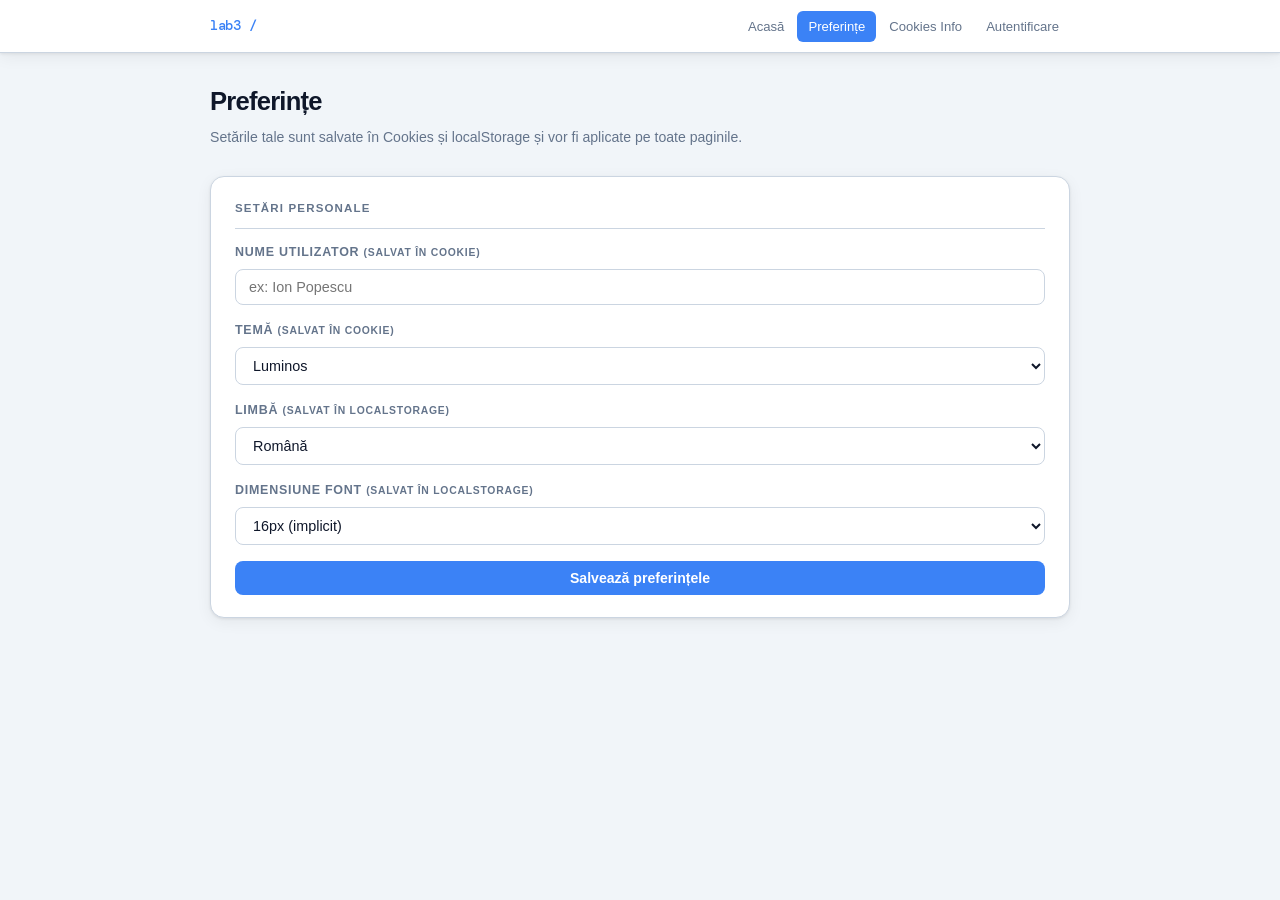
<file: Lab3/preferences.html>
<!DOCTYPE html>
<html lang="ro">
<head>
    <meta charset="UTF-8">
    <meta name="viewport" content="width=device-width, initial-scale=1.0">
    <title>Preferințe</title>
    <link rel="stylesheet" href="style.css">
</head>
<body class="light">

    <nav>
        <div class="nav-inner">
            <a class="nav-brand" href="index.html">lab3 /</a>
            <div class="nav-links">
                <a href="index.html">Acasă</a>
                <a href="preferences.html" class="activ">Preferințe</a>
                <a href="cookies-info.html">Cookies Info</a>
                <a href="login.html">Autentificare</a>
            </div>
        </div>
    </nav>

    <div class="container">

        <h1>Preferințe</h1>
        <p class="subtitle">
            Setările tale sunt salvate în Cookies și localStorage și vor fi
            aplicate pe toate paginile.
        </p>

        <div id="alerta" class="alert"></div>

        <div class="card">
            <h2>Setări personale</h2>

            <div class="form-group">
                <label for="inputUsername">Nume utilizator <small>(salvat în cookie)</small></label>
                <input type="text" id="inputUsername" placeholder="ex: Ion Popescu">
            </div>

            <div class="form-group">
                <label for="selectTema">Temă <small>(salvat în cookie)</small></label>
                <select id="selectTema">
                    <option value="light">Luminos</option>
                    <option value="dark">Întunecat</option>
                </select>
            </div>

            <div class="form-group">
                <label for="selectLimba">Limbă <small>(salvat în localStorage)</small></label>
                <select id="selectLimba">
                    <option value="ro">Română</option>
                    <option value="en">English</option>
                    <option value="fr">Français</option>
                </select>
            </div>

            <div class="form-group">
                <label for="selectFont">Dimensiune font <small>(salvat în localStorage)</small></label>
                <select id="selectFont">
                    <option value="14">14px</option>
                    <option value="16">16px (implicit)</option>
                    <option value="18">18px</option>
                    <option value="20">20px</option>
                </select>
            </div>

            <button class="btn btn-primary btn-full" onclick="salveazaPreferinte()">
                Salvează preferințele
            </button>
        </div>

    </div>

    <!-- ── Scripturi ─────────────────────────────────────── -->
    <script src="js/cookies.js"></script>
    <script src="js/storage.js"></script>
    <script>
        // Aplică tema și fontul la încărcare
        function aplicaSetari() {
            const tema = CookieManager.get('theme') || 'light';
            document.body.className = tema;

            const marime = StorageManager.getLocal('marimeFront');
            if (marime) document.body.style.fontSize = marime + 'px';
        }

        // Pre-populează formularul cu valorile existente
        function prePopuleaza() {
            document.getElementById('inputUsername').value =
                CookieManager.get('username') || '';

            document.getElementById('selectTema').value =
                CookieManager.get('theme') || 'light';

            document.getElementById('selectLimba').value =
                StorageManager.getLocal('limba') || 'ro';

            document.getElementById('selectFont').value =
                StorageManager.getLocal('marimeFront') || '16';
        }

        // Salvează preferințele și redirecționează
        function salveazaPreferinte() {
            const username  = document.getElementById('inputUsername').value.trim() || 'Vizitator';
            const tema      = document.getElementById('selectTema').value;
            const limba     = document.getElementById('selectLimba').value;
            const marime    = document.getElementById('selectFont').value;

            // Salvare cookie-uri
            CookieManager.set('username', username);
            CookieManager.set('theme', tema);

            // Salvare localStorage
            StorageManager.setLocal('limba', limba);
            StorageManager.setLocal('marimeFront', marime);

            // Aplică imediat
            document.documentElement.style.fontSize = marime + 'px';
            document.body.className = tema;

            // Afișează mesaj de succes
            const alerta = document.getElementById('alerta');
            alerta.textContent = 'Preferințele au fost salvate cu succes!';
            alerta.className = 'alert alert-success vizibil';

            // Redirecționează după 1.5 secunde
            setTimeout(() => { window.location.href = 'index.html'; }, 1500);
        }

        // Inițializare
        aplicaSetari();
        prePopuleaza();
    </script>

</body>
</html>
</file>
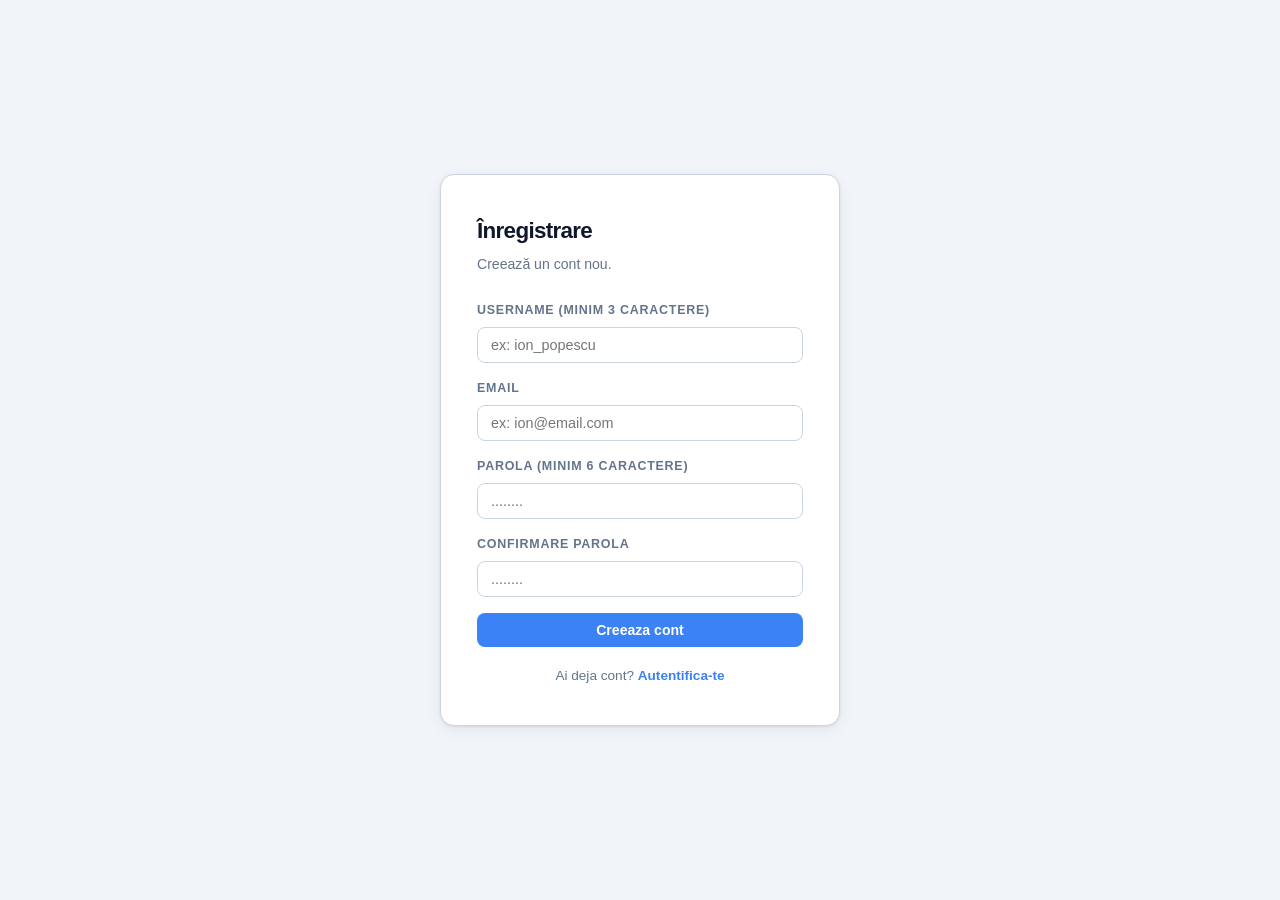
<file: Lab3/register.html>
<!DOCTYPE html>
<html lang="ro">
<head>
    <meta charset="UTF-8">
    <meta name="viewport" content="width=device-width, initial-scale=1.0">
    <title>Înregistrare</title>
    <link rel="stylesheet" href="style.css">
</head>
<body class="light">

    <div class="pagina-auth">
        <div class="card-auth">

            <h1>Înregistrare</h1>
            <p class="subtitle">Creează un cont nou.</p>

            <div id="alerta" class="alert"></div>

            <div class="form-group">
                <label for="inputUsername">Username (minim 3 caractere)</label>
                <input type="text" id="inputUsername" placeholder="ex: ion_popescu">
            </div>

            <div class="form-group">
                <label for="inputEmail">Email</label>
                <input type="email" id="inputEmail" placeholder="ex: ion@email.com">
            </div>

            <div class="form-group">
                <label for="inputParola">Parola (minim 6 caractere)</label>
                <input type="password" id="inputParola" placeholder="........">
            </div>

            <div class="form-group">
                <label for="inputConfirmare">Confirmare parola</label>
                <input type="password" id="inputConfirmare" placeholder="........">
            </div>

            <button class="btn btn-primary btn-full" onclick="faInregistrare()">
                Creeaza cont
            </button>

            <div class="link-auth">
                Ai deja cont? <a href="login.html">Autentifica-te</a>
            </div>

        </div>
    </div>

    <script src="js/cookies.js"></script>
    <script src="js/storage.js"></script>
    <script>
        const tema = CookieManager.get('theme') || 'light';
        document.body.className = tema;

        const marime = StorageManager.getLocal('marimeFront');
            
        // 3. Dacă există, o aplicăm pe documentElement (HTML tag)
        if (marime) {
            document.documentElement.style.setProperty('font-size', marime + 'px', 'important');
        }

        function afiseazaAlerta(mesaj, tip) {
            const alerta = document.getElementById('alerta');
            alerta.textContent = mesaj;
            alerta.className = 'alert alert-' + tip + ' vizibil';
        }

        function emailValid(email) {
            return /^[^\s@]+@[^\s@]+\.[^\s@]+$/.test(email);
        }

        function faInregistrare() {
            const username   = document.getElementById('inputUsername').value.trim();
            const email      = document.getElementById('inputEmail').value.trim();
            const parola     = document.getElementById('inputParola').value;
            const confirmare = document.getElementById('inputConfirmare').value;

            if (!username || !email || !parola || !confirmare) {
                afiseazaAlerta('Toate campurile sunt obligatorii.', 'error');
                return;
            }
            if (username.length < 3) {
                afiseazaAlerta('Username-ul trebuie sa aiba minim 3 caractere.', 'error');
                return;
            }
            if (!emailValid(email)) {
                afiseazaAlerta('Adresa de email nu este valida.', 'error');
                return;
            }
            if (parola.length < 6) {
                afiseazaAlerta('Parola trebuie sa aiba minim 6 caractere.', 'error');
                return;
            }
            if (parola !== confirmare) {
                afiseazaAlerta('Parolele nu coincid.', 'error');
                return;
            }

            const utilizatori = StorageManager.getLocal('users') || [];

            if (utilizatori.find(function(u) { return u.username === username; })) {
                afiseazaAlerta('Username-ul este deja folosit.', 'error');
                return;
            }
            if (utilizatori.find(function(u) { return u.email === email; })) {
                afiseazaAlerta('Adresa de email este deja inregistrata.', 'error');
                return;
            }

            var userNou = {
                id: utilizatori.length + 1,
                username: username,
                email: email,
                password: parola
            };
            utilizatori.push(userNou);
            StorageManager.setLocal('users', utilizatori);

            afiseazaAlerta('Cont creat cu succes! Redirectionare catre login...', 'success');
            setTimeout(function() { window.location.href = 'login.html'; }, 1500);
        }
    </script>

</body>
</html>
</file>
<file: Lab1/style.css>
* {
    margin: 0;
    padding: 0;
    box-sizing: border-box;
    font-family: 'Segoe UI', Tahoma, Geneva, Verdana, sans-serif;
}

body {
    background: #000;
    color: white;
    line-height: 1.4;
}

header {
    background: #f38a00;
    padding: 20px 15px;
    position: relative;
}

.header-container {
    display: flex;
    justify-content: space-between;
    align-items: center;
}

.logo {
    display: flex;
    align-items: center;
    gap: 100px;
    color: #000;
}

.logo-img {
    width: 35px;
}

.logo-text {
    
    font-size: 0.85rem;
    text-transform: uppercase;
    text-align: center;
}

.logo-text span {
    font-weight: normal;
    font-size: 0.75rem;
    display: block;
}

.hamburger {
    display: flex;
    flex-direction: column;
    gap: 4px;
    cursor: pointer;
}

.bar {
    width: 25px;
    height: 3px;
    background: #000;
}

nav {
    display: none;
    flex-direction: column;
    width: 100%;
    background: #f38a00;
    position: absolute;
    top: 100%;
    left: 0;
    z-index: 100;
    border-top: 1px solid rgba(0,0,0,0.1);
}

nav.active {
    display: flex;
}

nav a {
    text-decoration: none;
    color: #000;
    padding: 15px;
    font-weight: bold;
    text-align: center;
    border-bottom: 1px solid rgba(0,0,0,0.05);
}

.fb-icon {
    display: none; 
}

.hero {
    background-image: linear-gradient(rgba(0, 0, 0, 0.75), rgba(0, 0, 0, 0.75)), 
                      url('background.jpg'); 
    
    background-size: cover;
    background-position: center;
    background-repeat: no-repeat;
    background-attachment: scroll;
    display: flex;
    align-items: center;
    justify-content: center;
    text-align: center;
    padding: 80px 20px;
    min-height: 100vh;
}

.hero-content {
    max-width: 100%;
}

.hero h1 {
    font-size: 2.8rem;
    color: #ffffff;
    margin-bottom: 1rem;
    text-transform: none; 
}

.hero p {
    font-size: 1.1rem;
    color: #DCDCDC;
    margin-bottom: 1.6rem;
    line-height: 1.6;
    margin-top: 1.6rem;
}

.btn {
    display: inline-block;
    background: #f38a00;
    color: white;
    padding: 12px 30px;
    text-decoration: none;
    font-weight: bold;
    border-radius: 4px;
    margin-top: 70px;
}

/* Orange Sections Mobile */
.orange-section {
    background: #f38a00;
    color: #000;
    padding: 60px 20px;
    text-align: center;
    
}

.container {
    width: 100%;
    margin: 0 auto;
}

.orange-section h2 {
    font-size: 1.3rem;
    margin-bottom: 20px;
    font-weight: 700;
}

.orange-section p {
    margin-bottom: 15px;
    line-height: 1.6;
    text-align: justify;
    font-size: 1.1rem;
}

.section-divider {
    border: none;
    border-top: 1px solid white;
    width: 60%;
    margin: 40px auto;
}

/* Footer Mobile */
footer {
    background: #050b1a;
    padding: 30px 20px;
    text-align: center;
}

footer p {
    color: #4db6ac;
    font-size: 0.8rem;
    font-family: "Times New Roman", Times, serif
}

.footer-container {
    display: flex;
    flex-direction: column;
    align-items: center;
    gap: 20px;
}

.footer-logo {
    width: 180px;
}

@media (min-width: 1024px) {
    
    header {
        padding: 15px 0;
    }

    .header-container {
        max-width: 1100px;
        margin: 0 auto;
    }

    .logo {
        gap: 20px;
    }

    .logo-img {
        width: 50px;
    }

    .logo-text {
        font-size: 1.1rem;
    }

    .hamburger {
        display: none;
    }

    nav {
        display: flex;
        flex-direction: row;
        position: static;
        width: auto;
        background: transparent;
        gap: 30px;
        align-items: center;
    }

    nav a {
        padding: 0;
        border: none;
        font-size: 0.9rem;
    }

    nav a:first-child {
        color: #007bff;

    }
    .fb-link {
    display: flex;
    align-items: center;
    justify-content: center;
    padding: 0 ; 
}


.fb-img {
    width: 30px;  
    height: 30px;
    object-fit: contain;
    transition: transform 0.2s ease;
}

.fb-img:hover {
    transform: scale(1.1); 
}

    
    .hero {
        justify-content: flex-start; 
        text-align: left; 
        padding-left: 10%;
    }

    .hero-content {
        max-width: 700px;
    }

    .hero h1 {
        font-size: 5.5rem;
        margin-bottom: 20px;
        line-height: 1.1;
    }

    .hero p {
        font-size: 1.3rem;
        margin-bottom: 25px;
    }

    .btn {
        margin-left: 0;
        margin-right: auto;
    }

    .orange-section {
        text-align: left;
        padding-left: 10%;
    }

    .regulament-text {
        
        text-align: justify;
        padding-right: 20%;
        max-width: 800px;
    }

    .regulament-text h2 {
        text-align: left;
        font-size: 2.2rem;
    }

    .section-divider {
        width: 80%;
        margin-left: 10%;
        margin-right: auto;
    }

.calendar-content {
    display: flex;
    flex-direction: column;
    align-items: center;
    text-align: center;
    margin-top: 50px;
}

.calendar-list {
    max-width: 400px;
    text-align: justify;
    margin: 0 auto;
}

.calendar-list p {
    margin-bottom: 10px;
}

    footer {
        padding: 40px 10%; 
    }

    .footer-container {
        flex-direction: row;
        justify-content: space-between;
        align-items: center;
        max-width: 1200px;
        margin: 0 auto;
    }

    footer p {
        margin-bottom: 0;
    }
}
</file>
<file: Lab2/style.css>
* { 
    margin: 0; 
    padding: 0; 
    box-sizing: border-box; 
}

body { 
    font-family: 'Inter', sans-serif; 
    background-color: #f4f7f6; 
    color: #333; 
    line-height: 1.6;
}

header {
    background: #1a2a3a; 
    color: white; 
    padding: 15px 0; 
    position: sticky;
    top: 0; 
    z-index: 1000; 
    box-shadow: 0 2px 10px rgba(0,0,0,0.1); 
}

.header-container { 
    max-width: 1100px; 
    margin: 0 auto; 
    display: flex; 
    flex-direction: column;
    align-items: center; 
    padding: 0 20px; 
    gap: 15px;
}

.logo-text { 
    font-weight: 800; 
    font-size: 1.5rem; 
    letter-spacing: 1px; 
}

.logo-text span { 
    color: #3498db; 
}

.hamburger {
    display: flex;
    flex-direction: column;
    gap: 4px;
    cursor: pointer;
    width: 30px;
}

nav {
    display: none;
    flex-direction: column;
    width: 100%;
    background: #1a2a3a;;
    position: absolute;
    top: 100%;
    left: 0;
    z-index: 1001;
    align-items: center;
    justify-content: center;
}
nav.active {
    display: flex;
}

nav a { 
    color: white; 
    text-decoration: none; 
    font-size: 0.85rem; 
    font-weight: 600; 
    transition: 0.3s; 
}

nav a:hover { 
    color: #3498db; 
}

.ext-link { 
    border: 1px solid #3498db; 
    padding: 3px 10px; 
    border-radius: 20px; 
}

/* --- HERO SECTION --- */
.hero { 
    background: linear-gradient(rgba(26, 42, 58, 0.8), rgba(26, 42, 58, 0.8)), url('imagini/campus_img.avif'); 
    background-size: cover; 
    background-position: center; 
    height: 700px; 
    display: flex; 
    align-items: center; 
    justify-content: center; 
    text-align: center; 
    color: white; 
    padding: 0 20px; 
}

.hero h1 { 
    font-size: 1.8rem;
    margin-bottom: 15px; 
}

.hero p { 
    font-size: 1rem; 
    margin-bottom: 25px; 
    opacity: 0.9; 
}

.btn { 
    background: #3498db; 
    color: white; 
    padding: 10px 20px; 
    text-decoration: none; 
    border-radius: 5px; 
    font-weight: bold; 
    transition: 0.3s; 
}

/* --- RESURSE & FILTRE --- */
.resources-section { 
    padding: 40px 20px; 
    max-width: 1100px; 
    margin: 0 auto; 
}

.section-header { 
    display: flex; 
    flex-direction: column; /* Mobil: vertical */
    align-items: center; 
    margin-bottom: 30px; 
    gap: 20px;
}

.filters {
    display: flex;
    flex-wrap: wrap;
    justify-content: center;
    gap: 10px;
}

.filter-btn { 
    padding: 8px 15px; 
    border: none; 
    background: #e0e0e0; 
    cursor: pointer; 
    border-radius: 20px; 
    font-weight: 600; 
    font-size: 0.8rem;
    transition: 0.3s; 
}

.filter-btn.active { 
    background: #3498db; 
    color: white; 
}

html {
    scroll-behavior: smooth;
    scroll-padding-top: 80px
}
 
.resource-grid { 
    display: grid; 
    grid-template-columns: 1fr; /* Mobil: o singură coloană */
    gap: 20px;
}

.resource-card { 
    background: white; 
    padding: 20px; 
    border-radius: 10px; 
    box-shadow: 0 4px 15px rgba(0,0,0,0.05); 
    transition: transform 0.3s; 
    position: relative; 
    overflow: hidden; 
}

.resource-card:hover {
    transform: translateY(-10px);
    box-shadow: 0 10px 25px rgba(0,0,0,0.1);
}

.card-type { 
    position: absolute; 
    top: 0; 
    right: 0; 
    background: #3498db; 
    color: white; 
    padding: 5px 12px; 
    font-size: 0.65rem; 
    font-weight: bold; 
    border-bottom-left-radius: 10px; 
}

.resource-card h3 { 
    margin-bottom: 10px; 
    color: #1a2a3a; 
    font-size: 1.2rem;
}

.resource-card p { 
    font-size: 0.85rem; 
    color: #666; 
    margin-bottom: 5px; 
}

.tag { 
    font-size: 0.7rem; 
    color: #3498db; 
    font-weight: 600; 
    margin-right: 8px;
}

/* --- FOOTER --- */
footer {
    background: #1a2a3a; 
    color: white; 
    padding: 30px 20px; 
    text-align: center; 
    margin-top: 40px; 
}
/*---------------------------------------------------------*/




.content-wrapper {
    padding: 30px 20px;
    max-width: 800px;
    margin: 0 auto;
}

.content-wrapper h1 {
    color: #1a2a3a;
    margin-bottom: 20px;
    font-size: 2rem;
}

.content-wrapper p {
    margin-bottom: 15px;
    color: #555;
}

/* Secțiunea de Program */
#schedule {
    background: white;
    padding: 30px;
    border-radius: 10px;
    box-shadow: 0 4px 15px rgba(0,0,0,0.05);
    margin-top: 50px;
    border-left: 5px solid #3498db;
}

#schedule h2 {
    color: #1a2a3a;
    margin-bottom: 15px;
}

.schedule-list {
    list-style: none;
}

.schedule-list li {
    display: flex;
    justify-content: space-between;
    padding: 10px 0;
    border-bottom: 1px solid #eee;
}

.schedule-list li:last-child {
    border-bottom: none;
}


.separator {
    margin: 10px 0;
    border: 0;
    border-top: 1px solid #eee;
}
.content-wrapper p.pret {
    margin-top: 15px;
    font-weight: bold; 
    color: #3498db;
}


@media (min-width: 768px) {
    .content-wrapper {
        padding: 60px 0;
    }
    
    .content-wrapper h1 {
        font-size: 3rem;
    }

    .header-container {
        flex-direction: row; /* Desktop: Orizontal */
    }
    
     .hamburger {
        display: none;
    }

    nav {
        display: flex;
        flex-direction: row;
        position: static;
        width: auto;
        background: transparent;
        gap: 30px;
        align-items: center;
    }


    nav a {
        margin-left: 25px;
        font-size: 0.9rem;
    }

    .hero h1 {
        font-size: 2.5rem;
    }

    .section-header {
        flex-direction: row; /* Desktop: Orizontal */
        justify-content: space-between;
    }

    .resource-grid {
        grid-template-columns: repeat(auto-fill, minmax(300px, 1fr)); /* Desktop: Multi-coloană */
    }
}
</file>
<file: Lab3/style.css>
/* ============================================================
   LABORATOR 3 — style.css
   Toate stilurile proiectului
   ============================================================ */

@import url('https://fonts.googleapis.com/css2?family=DM+Mono:wght@400;500&display=swap');

/* ── Variabile globale ────────────────────────────────────── */
:root {
    --accent:       #3b82f6;
    --accent-hover: #2563eb;
    --danger:       #ef4444;
    --danger-hover: #dc2626;
    --success:      #22c55e;
    --radius:       8px;
    --radius-lg:    14px;
    --transition:   0.18s ease;
    --mono:         'DM Mono', monospace;
    --sans:         'Segoe UI', sans-serif;
}

/* ── Tema Light ───────────────────────────────────────────── */
body.light {
    --bg:           #f1f5f9;
    --bg2:          #ffffff;
    --bg3:          #e9eef6;
    --text:         #0f172a;
    --text2:        #64748b;
    --border:       #cbd5e1;
    --th-bg:        #1e293b;
    --th-text:      #f8fafc;
    --tr-hover:     #f8fafc;
    --input-bg:     #ffffff;
    --nav-bg:       #ffffff;
    --shadow:       0 1px 3px rgba(0,0,0,0.08), 0 4px 16px rgba(0,0,0,0.06);
    --code-bg:      #f1f5f9;
    --code-text:    #1d4ed8;
}

/* ── Tema Dark ────────────────────────────────────────────── */
body.dark {
    --bg:           #0a0f1e;
    --bg2:          #111827;
    --bg3:          #1e2535;
    --text:         #e2e8f0;
    --text2:        #94a3b8;
    --border:       #1e2d45;
    --th-bg:        #0f172a;
    --th-text:      #e2e8f0;
    --tr-hover:     #1a2540;
    --input-bg:     #1e2535;
    --nav-bg:       #111827;
    --shadow:       0 1px 3px rgba(0,0,0,0.3), 0 4px 16px rgba(0,0,0,0.4);
    --code-bg:      #0f172a;
    --code-text:    #60a5fa;
}

/* ── Reset ────────────────────────────────────────────────── */
*, *::before, *::after {
    box-sizing: border-box;
    margin: 0;
    padding: 0;
}

html { scroll-behavior: smooth; }

body {
    font-family: var(--sans);
    background: var(--bg);
    color: var(--text);
    min-height: 100vh;
    font-size: 15px;
    line-height: 1.6;
    transition: background var(--transition), color var(--transition);
}

/* ── Navigare ─────────────────────────────────────────────── */
nav {
    background: var(--nav-bg);
    border-bottom: 1px solid var(--border);
    box-shadow: var(--shadow);
    position: sticky;
    top: 0;
    z-index: 100;
}

.nav-inner {
    max-width: 900px;
    margin: 0 auto;
    padding: 0 20px;
    height: 52px;
    display: flex;
    align-items: center;
    justify-content: space-between;
    gap: 12px;
}

.nav-brand {
    font-family: var(--mono);
    font-size: 0.9rem;
    font-weight: 500;
    color: var(--accent);
    text-decoration: none;
    letter-spacing: -0.02em;
    white-space: nowrap;
}

.nav-links {
    display: flex;
    gap: 2px;
    flex-wrap: wrap;
}

.nav-links a {
    color: var(--text2);
    text-decoration: none;
    font-size: 0.82rem;
    font-weight: 500;
    padding: 5px 11px;
    border-radius: 6px;
    transition: background var(--transition), color var(--transition);
}

.nav-links a:hover {
    background: var(--bg3);
    color: var(--text);
}

.nav-links a.activ {
    background: var(--accent);
    color: #fff;
}

/* ── Container ────────────────────────────────────────────── */
.container {
    max-width: 900px;
    margin: 0 auto;
    padding: 28px 20px 48px;
}

/* ── Titluri ──────────────────────────────────────────────── */
h1 {
    font-size: 1.6rem;
    font-weight: 700;
    letter-spacing: -0.03em;
    margin-bottom: 4px;
}

h2 {
    font-size: 0.72rem;
    font-weight: 600;
    text-transform: uppercase;
    letter-spacing: 0.1em;
    color: var(--text2);
    margin-bottom: 14px;
    padding-bottom: 10px;
    border-bottom: 1px solid var(--border);
}

.subtitle {
    font-size: 0.88rem;
    color: var(--text2);
    margin-bottom: 28px;
}

/* ── Card ─────────────────────────────────────────────────── */
.card {
    background: var(--bg2);
    border: 1px solid var(--border);
    border-radius: var(--radius-lg);
    padding: 22px 24px;
    margin-bottom: 20px;
    box-shadow: var(--shadow);
}

/* ── Banner bun venit ─────────────────────────────────────── */
.banner {
    background: var(--accent);
    border-radius: var(--radius-lg);
    padding: 22px 26px;
    margin-bottom: 20px;
    display: flex;
    align-items: center;
    justify-content: space-between;
    flex-wrap: wrap;
    gap: 12px;
    color: #fff;
}

.banner h1 {
    color: #fff;
    font-size: 1.3rem;
}

.banner .badge {
    font-family: var(--mono);
    font-size: 0.8rem;
    background: rgba(255,255,255,0.2);
    border-radius: 20px;
    padding: 4px 14px;
    white-space: nowrap;
}

/* ── Formulare ────────────────────────────────────────────── */
.form-group {
    margin-bottom: 16px;
}

label {
    display: block;
    font-size: 0.78rem;
    font-weight: bold;
    text-transform: uppercase;
    letter-spacing: 0.06em;
    color: var(--text2);
    margin-bottom: 6px;
}

input[type="text"],
input[type="email"],
input[type="password"],
input[type="number"],
select {
    width: 100%;
    padding: 9px 13px;
    border: 1px solid var(--border);
    border-radius: var(--radius);
    background: var(--input-bg);
    color: var(--text);
    font-family: var(--sans);
    font-size: 0.9rem;
    outline: none;
    transition: border-color var(--transition), box-shadow var(--transition);
}

input:focus,
select:focus {
    border-color: var(--accent);
    box-shadow: 0 0 0 3px rgba(59,130,246,0.15);
}

.checkbox-row {
    display: flex;
    align-items: center;
    gap: 9px;
}

.checkbox-row input[type="checkbox"] {
    width: 16px;
    height: 16px;
    accent-color: var(--accent);
    cursor: pointer;
}

.checkbox-row label {
    margin: 0;
    text-transform: none;
    font-size: 0.88rem;
    font-weight: 400;
    letter-spacing: 0;
    color: var(--text);
    cursor: pointer;
}

/* ── Butoane ──────────────────────────────────────────────── */
.btn {
    display: inline-flex;
    align-items: center;
    justify-content: center;
    gap: 6px;
    padding: 9px 20px;
    border: none;
    border-radius: var(--radius);
    font-family: var(--sans);
    font-size: 0.88rem;
    font-weight: 600;
    cursor: pointer;
    text-decoration: none;
    transition: background var(--transition), transform var(--transition), box-shadow var(--transition);
}

.btn-primary {
    background: var(--accent);
    color: #fff;
}

.btn-primary:hover {
    background: var(--accent-hover);
    transform: translateY(-1px);
    box-shadow: 0 4px 12px rgba(59,130,246,0.3);
}

.btn-secondary {
    background: var(--bg3);
    color: var(--text);
    border: 1px solid var(--border);
}

.btn-secondary:hover {
    border-color: var(--accent);
    color: var(--accent);
}

.btn-danger {
    background: var(--danger);
    color: #fff;
    padding: 5px 12px;
    font-size: 0.8rem;
}

.btn-danger:hover {
    background: var(--danger-hover);
}

.btn-full {
    width: 100%;
}

/* ── Alerte ───────────────────────────────────────────────── */
.alert {
    display: none;
    padding: 11px 15px;
    border-radius: var(--radius);
    font-size: 0.88rem;
    font-weight: 500;
    margin-bottom: 16px;
}

.alert.vizibil { display: block; }

.alert-success {
    background: rgba(34,197,94,0.1);
    border: 1px solid rgba(34,197,94,0.25);
    color: #16a34a;
}

body.dark .alert-success { color: #4ade80; }

.alert-error {
    background: rgba(239,68,68,0.1);
    border: 1px solid rgba(239,68,68,0.25);
    color: #dc2626;
}

body.dark .alert-error { color: #f87171; }

/* ── Tabele ───────────────────────────────────────────────── */
.tabel-wrap {
    overflow-x: auto;
    border-radius: var(--radius);
    border: 1px solid var(--border);
    margin-bottom: 12px;
}

table {
    width: 100%;
    border-collapse: collapse;
    font-size: 0.85rem;
}

thead th {
    background: var(--th-bg);
    color: var(--th-text);
    font-size: 0.75rem;
    font-weight: 600;
    text-transform: uppercase;
    letter-spacing: 0.06em;
    padding: 10px 14px;
    text-align: left;
}

tbody td {
    padding: 9px 14px;
    border-top: 1px solid var(--border);
    color: var(--text);
    font-family: var(--mono);
    font-size: 0.8rem;
    word-break: break-all;
}

tbody tr:hover { background: var(--tr-hover); }
tbody tr:first-child td { border-top: none; }

.rand-gol td {
    text-align: center;
    font-family: var(--sans);
    font-style: italic;
    color: var(--text2);
    padding: 20px;
}

/* ── Bloc cod / raw ───────────────────────────────────────── */
.cod-brut {
    background: var(--code-bg);
    border: 1px solid var(--border);
    border-radius: var(--radius);
    padding: 12px 15px;
    font-family: var(--mono);
    font-size: 0.78rem;
    color: var(--code-text);
    word-break: break-all;
    white-space: pre-wrap;
    margin-bottom: 12px;
    max-height: 180px;
    overflow-y: auto;
}

/* ── Grid statistici (dashboard) ─────────────────────────── */
.stat-grid {
    display: grid;
    grid-template-columns: repeat(auto-fit, minmax(170px, 1fr));
    gap: 12px;
    margin-bottom: 20px;
}

.stat-box {
    background: var(--bg3);
    border: 1px solid var(--border);
    border-radius: var(--radius);
    padding: 16px;
    text-align: center;
}

.stat-box .val {
    font-family: var(--mono);
    font-size: 1rem;
    font-weight: 500;
    color: var(--accent);
    word-break: break-all;
}

.stat-box .eticheta {
    font-size: 0.72rem;
    font-weight: 600;
    text-transform: uppercase;
    letter-spacing: 0.07em;
    color: var(--text2);
    margin-top: 4px;
}

/* ── Timer sesiune ────────────────────────────────────────── */
#timerSesiune {
    font-family: var(--mono);
    font-size: 3rem;
    font-weight: 500;
    color: var(--accent);
    text-align: center;
    padding: 24px 0 18px;
    letter-spacing: 0.05em;
}

/* ── Pagini autentificare (login/register) ────────────────── */
.pagina-auth {
    min-height: 100vh;
    display: flex;
    align-items: center;
    justify-content: center;
    padding: 32px 20px;
}

.card-auth {
    background: var(--bg2);
    border: 1px solid var(--border);
    border-radius: var(--radius-lg);
    padding: 38px 36px;
    width: 100%;
    max-width: 400px;
    box-shadow: var(--shadow);
}

.card-auth h1 { font-size: 1.4rem; margin-bottom: 4px; }
.card-auth .subtitle { margin-bottom: 26px; }

.link-auth {
    text-align: center;
    margin-top: 18px;
    font-size: 0.85rem;
    color: var(--text2);
}

.link-auth a {
    color: var(--accent);
    text-decoration: none;
    font-weight: 600;
}

.link-auth a:hover { text-decoration: underline; }

/* ── Coș de cumpărături ───────────────────────────────────── */
.grid-produse {
    display: grid;
    grid-template-columns: repeat(auto-fit, minmax(150px, 1fr));
    gap: 10px;
    margin-bottom: 18px;
}

.card-produs {
    border: 1px solid var(--border);
    border-radius: var(--radius);
    padding: 14px 12px;
    background: var(--bg3);
    cursor: pointer;
    transition: border-color var(--transition), box-shadow var(--transition);
    text-align: center;
}

.card-produs:hover,
.card-produs.selectat {
    border-color: var(--accent);
    box-shadow: 0 0 0 2px rgba(59,130,246,0.2);
}

.card-produs .prod-nume {
    font-weight: 600;
    font-size: 0.88rem;
    margin-bottom: 4px;
}

.card-produs .prod-pret {
    font-family: var(--mono);
    font-size: 0.82rem;
    color: var(--accent);
}

.total-cos {
    text-align: right;
    font-family: var(--mono);
    font-size: 1rem;
    font-weight: 500;
    color: var(--accent);
    padding: 12px 14px;
    border-top: 1px solid var(--border);
}

.rand-adaugare {
    display: flex;
    gap: 10px;
    flex-wrap: wrap;
    align-items: flex-end;
}

.rand-adaugare .form-group {
    margin-bottom: 0;
    flex: 1;
    min-width: 140px;
}

.rand-adaugare .form-group-mic {
    margin-bottom: 0;
    width: 90px;
}

/* ── Tabel comparativ (cookies-info) ─────────────────────── */
.tabel-comparativ thead th:nth-child(1) { background: #374151; }
.tabel-comparativ thead th:nth-child(2) { background: #92400e; }
.tabel-comparativ thead th:nth-child(3) { background: #1e3a5f; }
.tabel-comparativ thead th:nth-child(4) { background: #14532d; }

/* ── Experiment tab (dashboard) ──────────────────────────── */
.box-experiment {
    background: rgba(59,130,246,0.05);
    border: 1px solid rgba(59,130,246,0.2);
    border-radius: var(--radius);
    padding: 16px 20px;
}

.box-experiment p {
    font-size: 0.88rem;
    color: var(--text2);
    margin-bottom: 12px;
}
</file>
<file: Lab4/style.css>
:root {
  --bg: #1a1a2e;
  --surface: #16213e;
  --btn-digit: #0f3460;
  --btn-sec: #2a2a4a;
  --btn-op: #e94560;
  --text-main: #ffffff;
  --gap: 12px;
  --btn-size: 70px;
}

body {
  display: flex;
  justify-content: center;
  align-items: center;
  min-height: 100vh;
  background: var(--bg);
  margin: 0;
  font-family: sans-serif;
}

.calculator {
  background: var(--surface);
  padding: 25px;
  border-radius: 30px;
  box-shadow: 0 20px 50px rgba(0,0,0,0.5);
}

.display {
  background: rgba(255,255,255,0.05);
  padding: 20px;
  border-radius: 20px;
  margin-bottom: 20px;
  text-align: right;
  min-height: 80px;
}

.display__value {
  font-size: 48px;
  color: white;
  white-space: nowrap;
  overflow: hidden;
  text-overflow: ellipsis;
}

.buttons {
  display: grid;
  grid-template-columns: repeat(4, var(--btn-size));
  gap: var(--gap);
}

.btn {
  height: var(--btn-size);
  border-radius: 18px;
  border: none;
  background: var(--btn-digit);
  color: white;
  font-size: 20px;
  cursor: pointer;
}

.btn--secondary { background: var(--btn-sec); }
.btn--operator { background: var(--btn-op); }
.btn--wide { grid-column: span 2; }
.btn--equals { grid-column: span 4; margin-top: 5px; }

.btn:active { transform: scale(0.95); }
</file>
